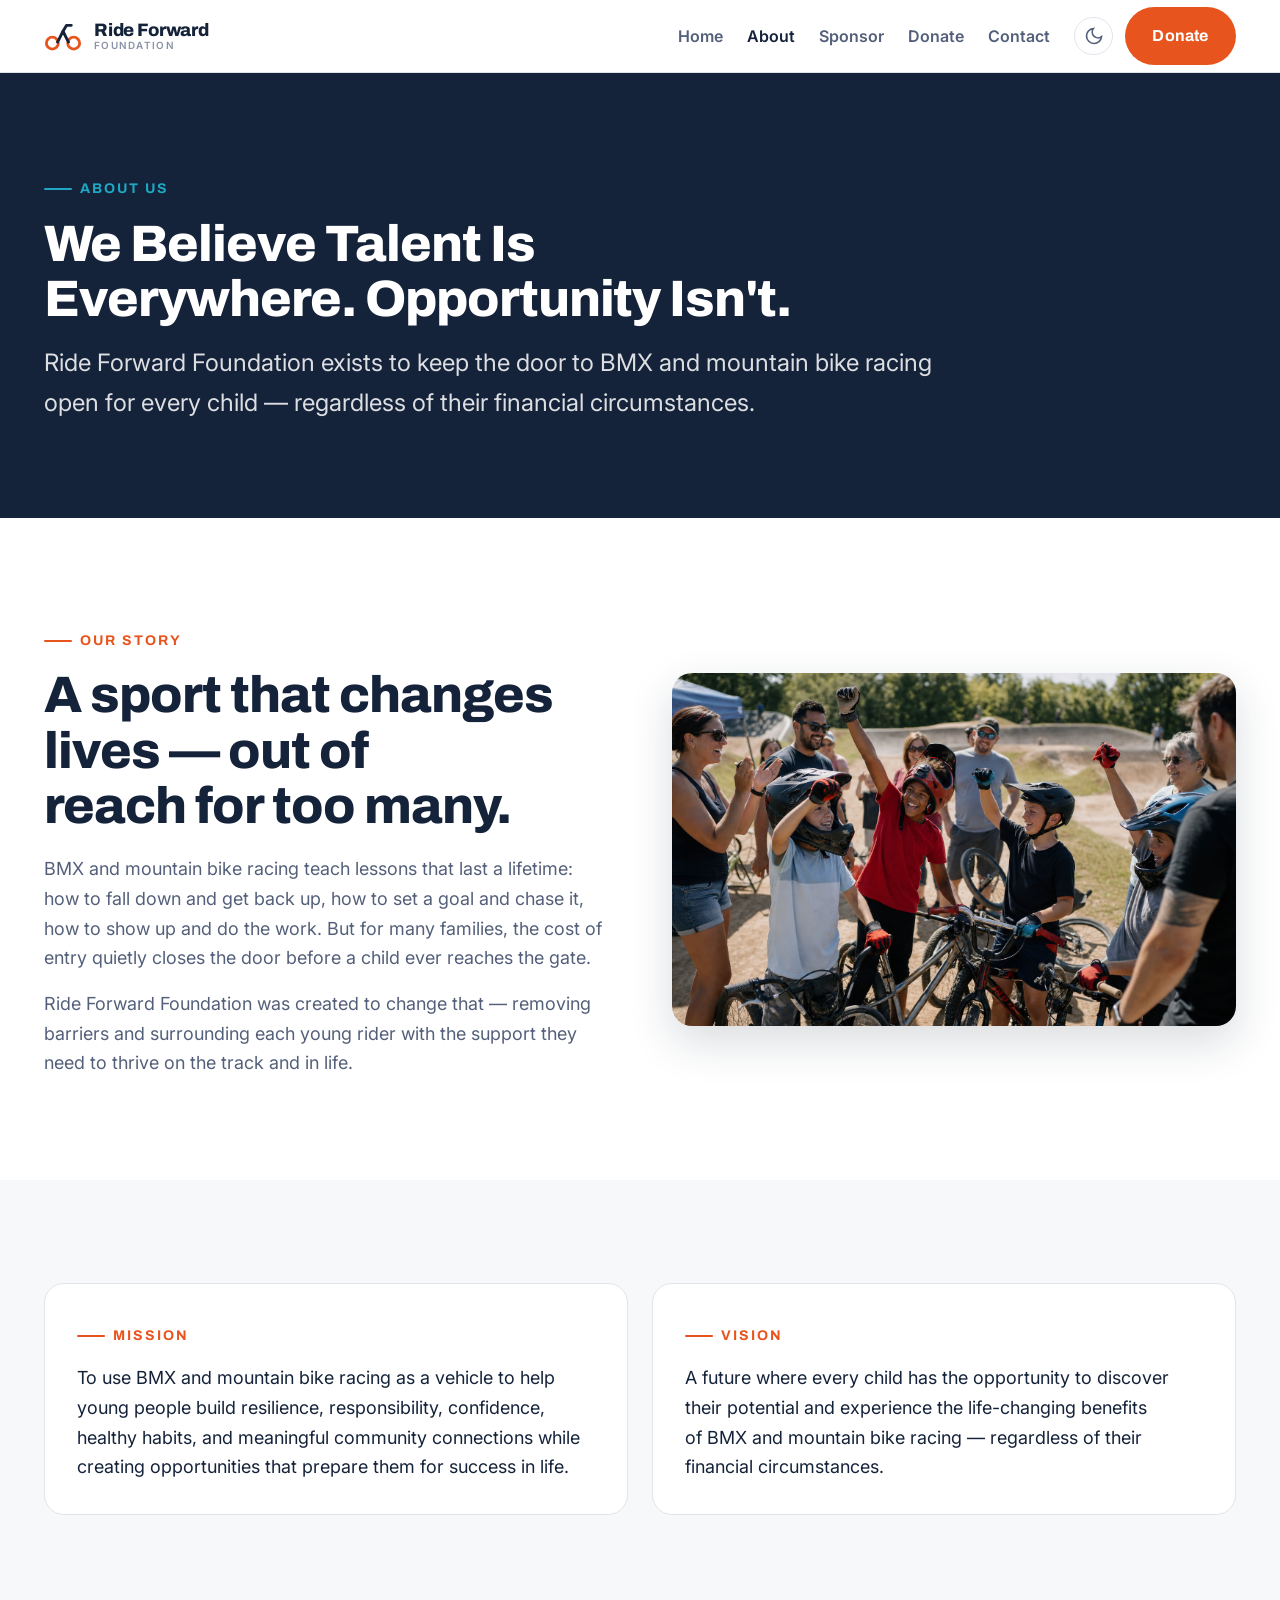
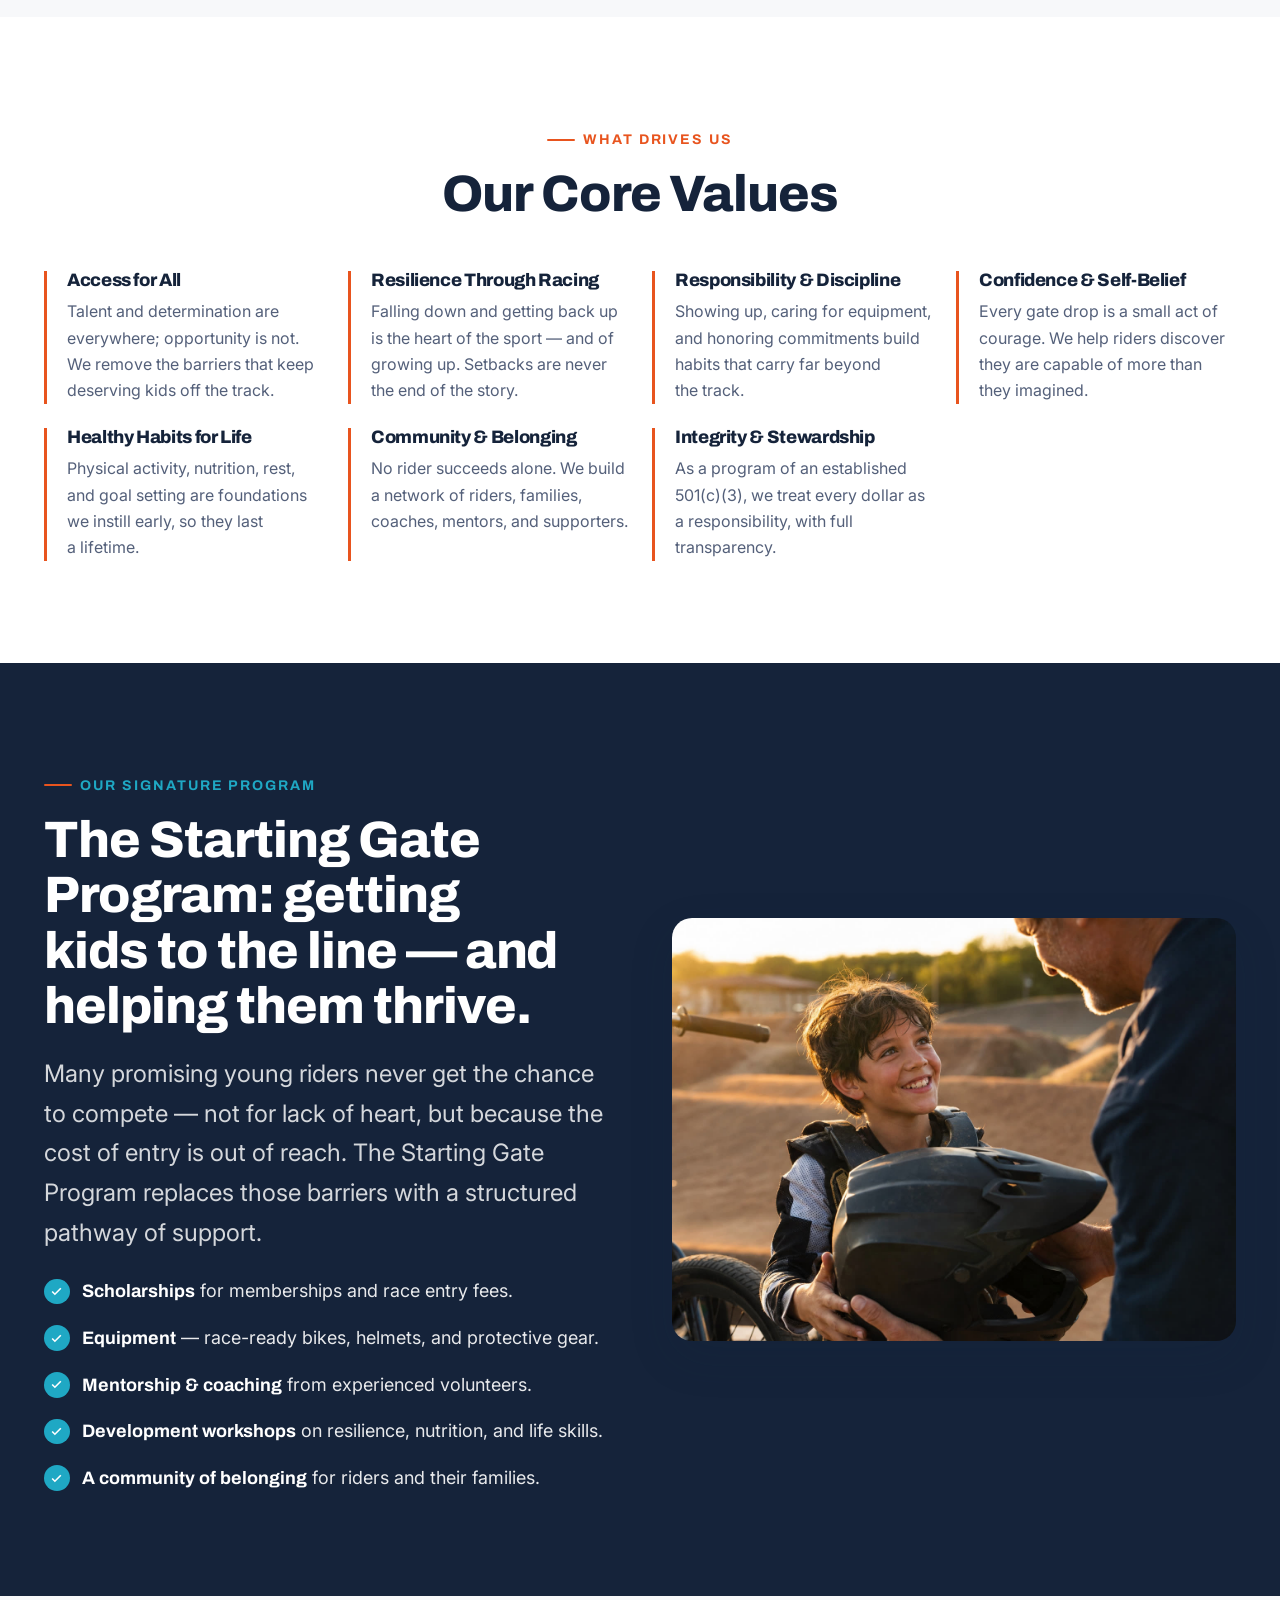
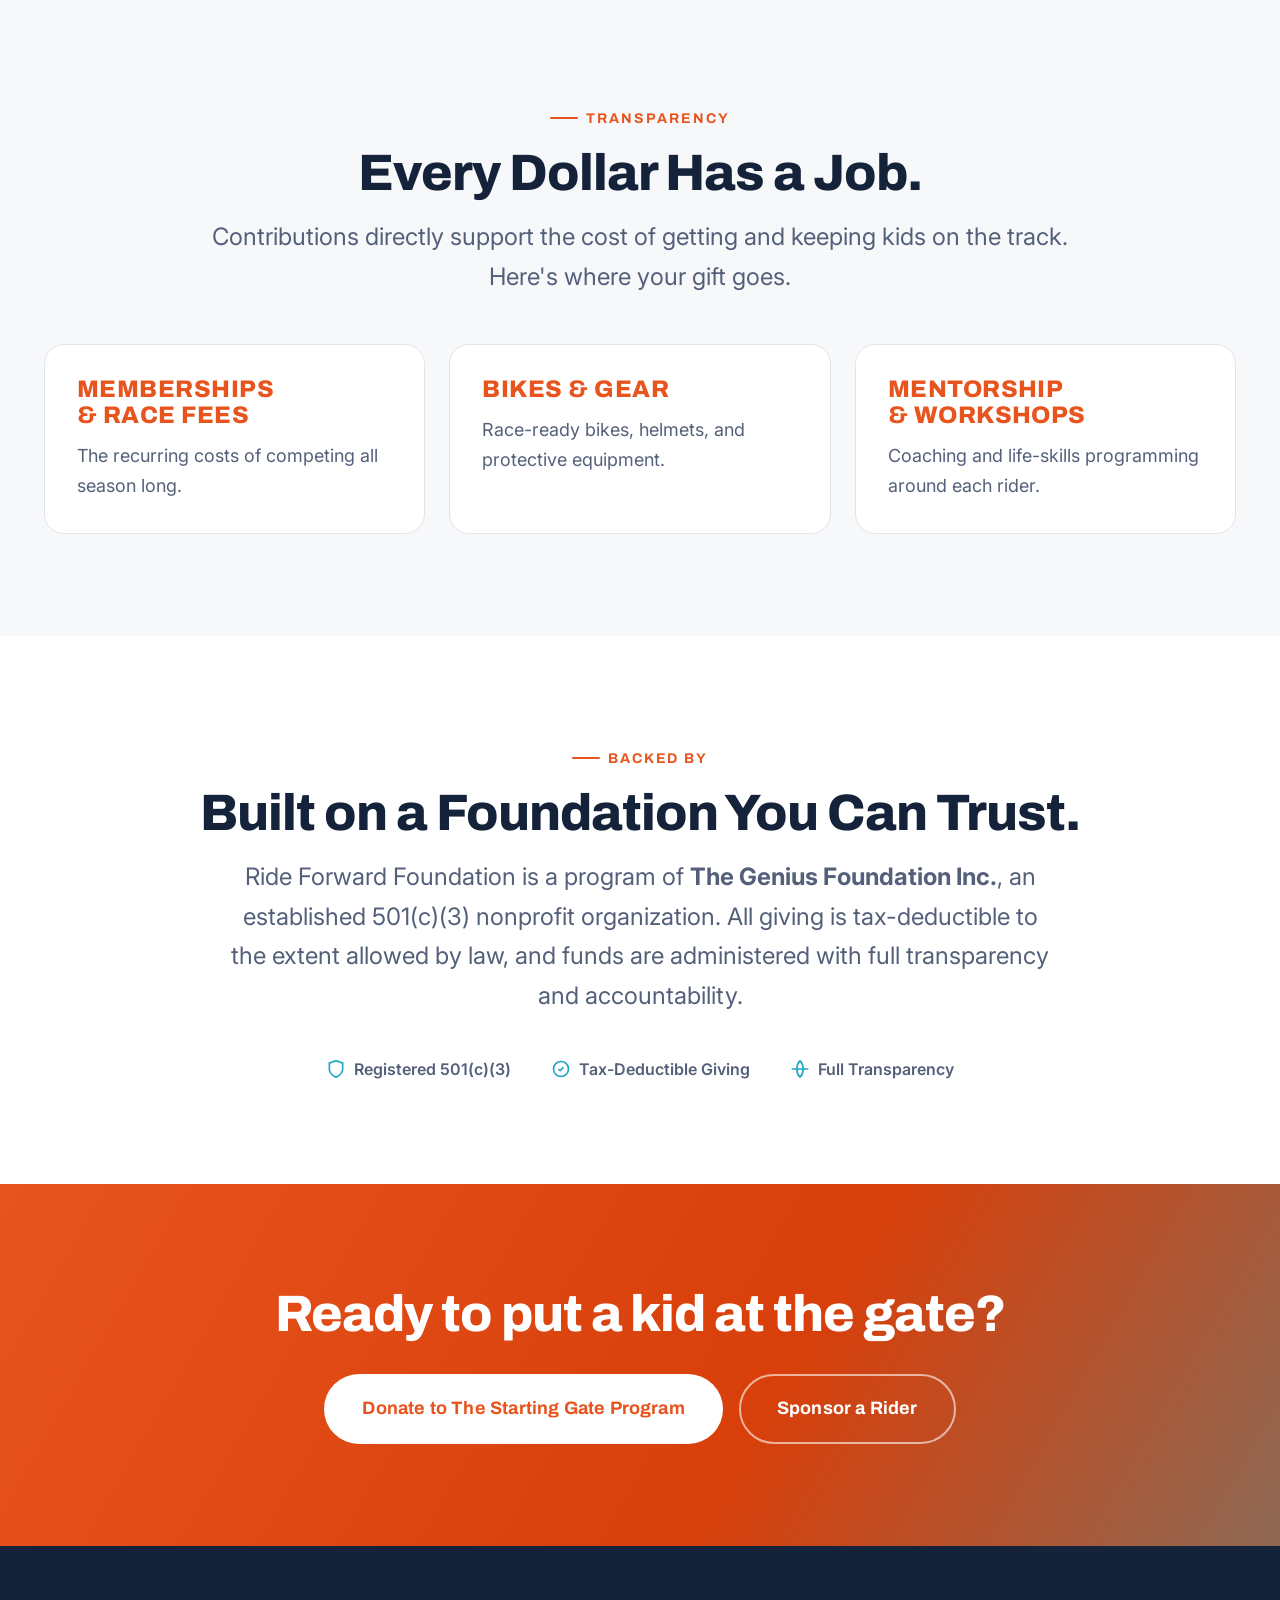
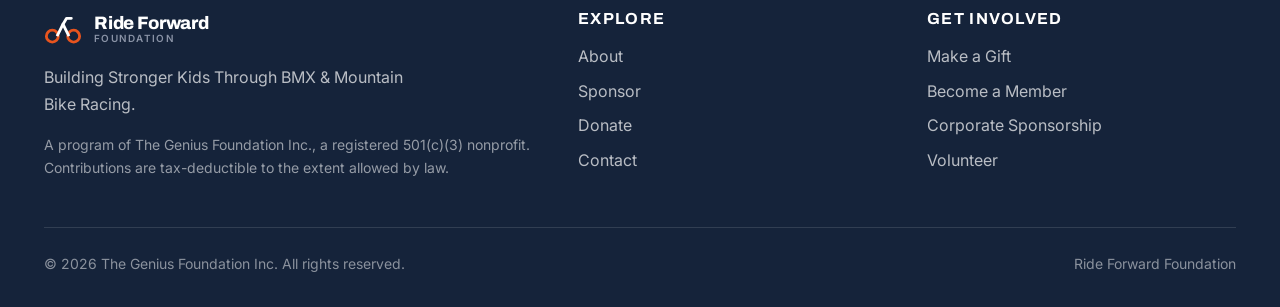
<file: about.html>
<!DOCTYPE html>
<html lang="en">
<head>
<meta charset="UTF-8">
<meta name="viewport" content="width=device-width, initial-scale=1.0">
<title>About — Ride Forward Foundation</title>
<meta name="description" content="Learn about Ride Forward Foundation, our mission, vision, core values, and The Starting Gate Program — backed by The Genius Foundation Inc., a 501(c)(3) nonprofit.">
<meta property="og:title" content="About Ride Forward Foundation">
<meta property="og:image" content="assets/img/community.jpg">
<link rel="preconnect" href="https://fonts.googleapis.com">
<link rel="preconnect" href="https://fonts.gstatic.com" crossorigin>
<link href="https://fonts.googleapis.com/css2?family=Archivo:wght@600;700;800;900&family=Inter:wght@400;500;600;700&display=swap" rel="stylesheet">
<link rel="stylesheet" href="assets/style.css?v=20260603d">
<link rel="icon" href="data:image/svg+xml,%3Csvg xmlns='http://www.w3.org/2000/svg' viewBox='0 0 32 32'%3E%3Cpath d='M6 22a5 5 0 1 0 0-.01M26 22a5 5 0 1 0 0-.01' fill='none' stroke='%23e8541e' stroke-width='2.5'/%3E%3Cpath d='M11 22l5-9 5 9M16 13l3-5h4' fill='none' stroke='%2315233a' stroke-width='2.5' stroke-linejoin='round'/%3E%3C/svg%3E">
</head>
<body>

<header class="header">
  <div class="wrap">
    <a class="brand" href="index.html" aria-label="Ride Forward Foundation home">
      <svg width="38" height="38" viewBox="0 0 32 32" fill="none" aria-hidden="true">
        <circle cx="7" cy="22" r="5" stroke="currentColor" stroke-width="2.4"/>
        <circle cx="25" cy="22" r="5" stroke="currentColor" stroke-width="2.4"/>
        <path d="M11 22l5-10 5 10" stroke="var(--color-navy)" stroke-width="2.4" stroke-linejoin="round"/>
        <path d="M16 12l3-5h4" stroke="var(--color-navy)" stroke-width="2.4" stroke-linecap="round" stroke-linejoin="round"/>
      </svg>
      <span class="brand-text"><span class="b1">Ride Forward</span><span class="b2">Foundation</span></span>
    </a>
    <nav class="nav" aria-label="Primary">
      <ul class="nav-links" data-nav-links>
        <li><a href="index.html">Home</a></li>
        <li><a href="about.html" class="active">About</a></li>
        <li><a href="sponsor.html">Sponsor</a></li>
        <li><a href="donate.html">Donate</a></li>
        <li><a href="contact.html">Contact</a></li>
      </ul>
      <div class="nav-actions">
        <button class="theme-toggle" data-theme-toggle aria-label="Toggle dark mode"></button>
        <a href="donate.html" class="btn btn-primary">Donate</a>
        <button class="menu-btn" data-menu-btn aria-label="Open menu">
          <svg width="22" height="22" viewBox="0 0 24 24" fill="none" stroke="currentColor" stroke-width="2"><path d="M3 6h18M3 12h18M3 18h18"/></svg>
        </button>
      </div>
    </nav>
  </div>
</header>

<main>
<!-- PAGE HERO -->
<section class="page-hero">
  <div class="wrap">
    <span class="eyebrow">About Us</span>
    <h1>We Believe Talent Is Everywhere. Opportunity Isn't.</h1>
    <p class="lead">Ride Forward Foundation exists to keep the door to BMX and mountain bike racing open for every child — regardless of their financial circumstances.</p>
  </div>
</section>

<!-- STORY -->
<section>
  <div class="wrap">
    <div class="split">
      <div class="reveal">
        <span class="eyebrow">Our Story</span>
        <h2 class="section-title">A sport that changes lives — out of reach for too many.</h2>
        <p style="margin-top:var(--space-5);color:var(--color-text-muted)">BMX and mountain bike racing teach lessons that last a lifetime: how to fall down and get back up, how to set a goal and chase it, how to show up and do the work. But for many families, the cost of entry quietly closes the door before a child ever reaches the gate.</p>
        <p style="margin-top:var(--space-4);color:var(--color-text-muted)">Ride Forward Foundation was created to change that — removing barriers and surrounding each young rider with the support they need to thrive on the track and in life.</p>
      </div>
      <div class="split-media reveal split-media--wide">
        <img src="assets/img/community.jpg" alt="A diverse group of young riders celebrating together with their families at a track">
      </div>
    </div>
  </div>
</section>

<!-- MISSION + VISION -->
<section class="band-surface">
  <div class="wrap">
    <div class="grid-3" style="grid-template-columns:repeat(auto-fit,minmax(320px,1fr))">
      <div class="pillar reveal" style="background:var(--color-bg)">
        <span class="eyebrow">Mission</span>
        <p style="color:var(--color-text);font-size:var(--text-base)">To use BMX and mountain bike racing as a vehicle to help young people build resilience, responsibility, confidence, healthy habits, and meaningful community connections while creating opportunities that prepare them for success in life.</p>
      </div>
      <div class="pillar reveal" style="background:var(--color-bg)">
        <span class="eyebrow">Vision</span>
        <p style="color:var(--color-text);font-size:var(--text-base)">A future where every child has the opportunity to discover their potential and experience the life-changing benefits of BMX and mountain bike racing — regardless of their financial circumstances.</p>
      </div>
    </div>
  </div>
</section>

<!-- CORE VALUES -->
<section>
  <div class="wrap">
    <div class="center" style="margin-bottom:var(--space-12)">
      <span class="eyebrow center" style="display:inline-flex">What Drives Us</span>
      <h2 class="section-title">Our Core Values</h2>
    </div>
    <div class="value-grid">
      <div class="value reveal"><h3>Access for All</h3><p>Talent and determination are everywhere; opportunity is not. We remove the barriers that keep deserving kids off the track.</p></div>
      <div class="value reveal"><h3>Resilience Through Racing</h3><p>Falling down and getting back up is the heart of the sport — and of growing up. Setbacks are never the end of the story.</p></div>
      <div class="value reveal"><h3>Responsibility &amp; Discipline</h3><p>Showing up, caring for equipment, and honoring commitments build habits that carry far beyond the track.</p></div>
      <div class="value reveal"><h3>Confidence &amp; Self-Belief</h3><p>Every gate drop is a small act of courage. We help riders discover they are capable of more than they imagined.</p></div>
      <div class="value reveal"><h3>Healthy Habits for Life</h3><p>Physical activity, nutrition, rest, and goal setting are foundations we instill early, so they last a lifetime.</p></div>
      <div class="value reveal"><h3>Community &amp; Belonging</h3><p>No rider succeeds alone. We build a network of riders, families, coaches, mentors, and supporters.</p></div>
      <div class="value reveal"><h3>Integrity &amp; Stewardship</h3><p>As a program of an established 501(c)(3), we treat every dollar as a responsibility, with full transparency.</p></div>
    </div>
  </div>
</section>

<!-- THE STARTING GATE PROGRAM -->
<section class="band-navy">
  <div class="wrap">
    <div class="split split--reverse">
      <div class="split-media reveal"><img src="assets/img/donate.jpg" alt="A young rider's face lighting up while receiving a new helmet from a mentor"></div>
      <div class="reveal">
        <span class="eyebrow" style="color:var(--color-accent)">Our Signature Program</span>
        <h2 class="section-title">The Starting Gate Program: getting kids to the line — and helping them thrive.</h2>
        <p class="lead" style="margin-top:var(--space-5)">Many promising young riders never get the chance to compete — not for lack of heart, but because the cost of entry is out of reach. The Starting Gate Program replaces those barriers with a structured pathway of support.</p>
        <ul class="feature-list" role="list">
          <li><span class="ck"><svg width="13" height="13" viewBox="0 0 24 24" fill="none" stroke="currentColor" stroke-width="3"><path d="M20 6L9 17l-5-5"/></svg></span><span style="color:rgba(255,255,255,0.9)"><strong style="color:#fff">Scholarships</strong> for memberships and race entry fees.</span></li>
          <li><span class="ck"><svg width="13" height="13" viewBox="0 0 24 24" fill="none" stroke="currentColor" stroke-width="3"><path d="M20 6L9 17l-5-5"/></svg></span><span style="color:rgba(255,255,255,0.9)"><strong style="color:#fff">Equipment</strong> — race-ready bikes, helmets, and protective gear.</span></li>
          <li><span class="ck"><svg width="13" height="13" viewBox="0 0 24 24" fill="none" stroke="currentColor" stroke-width="3"><path d="M20 6L9 17l-5-5"/></svg></span><span style="color:rgba(255,255,255,0.9)"><strong style="color:#fff">Mentorship &amp; coaching</strong> from experienced volunteers.</span></li>
          <li><span class="ck"><svg width="13" height="13" viewBox="0 0 24 24" fill="none" stroke="currentColor" stroke-width="3"><path d="M20 6L9 17l-5-5"/></svg></span><span style="color:rgba(255,255,255,0.9)"><strong style="color:#fff">Development workshops</strong> on resilience, nutrition, and life skills.</span></li>
          <li><span class="ck"><svg width="13" height="13" viewBox="0 0 24 24" fill="none" stroke="currentColor" stroke-width="3"><path d="M20 6L9 17l-5-5"/></svg></span><span style="color:rgba(255,255,255,0.9)"><strong style="color:#fff">A community of belonging</strong> for riders and their families.</span></li>
        </ul>
      </div>
    </div>
  </div>
</section>

<!-- WHERE YOUR MONEY GOES -->
<section class="band-surface">
  <div class="wrap">
    <div class="center" style="margin-bottom:var(--space-12)">
      <span class="eyebrow center" style="display:inline-flex">Transparency</span>
      <h2 class="section-title">Every Dollar Has a Job.</h2>
      <p class="lead center" style="margin-top:var(--space-4)">Contributions directly support the cost of getting and keeping kids on the track. Here's where your gift goes.</p>
    </div>
    <div class="grid-3">
      <div class="pillar reveal" style="background:var(--color-bg)"><h3 style="color:var(--color-primary)">Memberships &amp; Race Fees</h3><p>The recurring costs of competing all season long.</p></div>
      <div class="pillar reveal" style="background:var(--color-bg)"><h3 style="color:var(--color-primary)">Bikes &amp; Gear</h3><p>Race-ready bikes, helmets, and protective equipment.</p></div>
      <div class="pillar reveal" style="background:var(--color-bg)"><h3 style="color:var(--color-primary)">Mentorship &amp; Workshops</h3><p>Coaching and life-skills programming around each rider.</p></div>
    </div>
  </div>
</section>

<!-- 501c3 CREDIBILITY -->
<section>
  <div class="wrap center">
    <span class="eyebrow center" style="display:inline-flex">Backed By</span>
    <h2 class="section-title">Built on a Foundation You Can Trust.</h2>
    <p class="lead center" style="margin-top:var(--space-4)">Ride Forward Foundation is a program of <strong>The Genius Foundation Inc.</strong>, an established 501(c)(3) nonprofit organization. All giving is tax-deductible to the extent allowed by law, and funds are administered with full transparency and accountability.</p>
    <div class="trust-strip" style="margin-top:var(--space-10)">
      <span class="trust-item"><svg width="20" height="20" viewBox="0 0 24 24" fill="none" stroke="currentColor" stroke-width="2"><path d="M12 22s8-4 8-10V5l-8-3-8 3v7c0 6 8 10 8 10z"/></svg>Registered 501(c)(3)</span>
      <span class="trust-item"><svg width="20" height="20" viewBox="0 0 24 24" fill="none" stroke="currentColor" stroke-width="2"><path d="M9 12l2 2 4-4"/><circle cx="12" cy="12" r="9"/></svg>Tax-Deductible Giving</span>
      <span class="trust-item"><svg width="20" height="20" viewBox="0 0 24 24" fill="none" stroke="currentColor" stroke-width="2"><path d="M2 12h20M12 2a15 15 0 0 1 0 20M12 2a15 15 0 0 0 0 20"/></svg>Full Transparency</span>
    </div>
  </div>
</section>

<!-- CTA -->
<section class="band-primary">
  <div class="wrap center">
    <h2 class="section-title" style="font-size:var(--text-2xl)">Ready to put a kid at the gate?</h2>
    <div class="hero-cta center" style="justify-content:center;margin-top:var(--space-8)">
      <a href="donate.html" class="btn btn-lg" style="background:#fff;color:var(--color-primary)">Donate to The Starting Gate Program</a>
      <a href="sponsor.html" class="btn btn-ghost-light btn-lg">Sponsor a Rider</a>
    </div>
  </div>
</section>
</main>

<footer class="footer">
  <div class="wrap">
    <div class="footer-top">
      <div>
        <a class="brand" href="index.html">
          <svg width="38" height="38" viewBox="0 0 32 32" fill="none" aria-hidden="true">
            <circle cx="7" cy="22" r="5" stroke="var(--color-primary)" stroke-width="2.4"/>
            <circle cx="25" cy="22" r="5" stroke="var(--color-primary)" stroke-width="2.4"/>
            <path d="M11 22l5-10 5 10" stroke="#fff" stroke-width="2.4" stroke-linejoin="round"/>
            <path d="M16 12l3-5h4" stroke="#fff" stroke-width="2.4" stroke-linecap="round" stroke-linejoin="round"/>
          </svg>
          <span class="brand-text"><span class="b1">Ride Forward</span><span class="b2">Foundation</span></span>
        </a>
        <p class="footer-desc">Building Stronger Kids Through BMX &amp; Mountain Bike Racing.</p>
        <p class="footer-501">A program of The Genius Foundation Inc., a registered 501(c)(3) nonprofit. Contributions are tax-deductible to the extent allowed by law.</p>
      </div>
      <div><h4>Explore</h4><ul><li><a href="about.html">About</a></li><li><a href="sponsor.html">Sponsor</a></li><li><a href="donate.html">Donate</a></li><li><a href="contact.html">Contact</a></li></ul></div>
      <div><h4>Get Involved</h4><ul><li><a href="donate.html">Make a Gift</a></li><li><a href="donate.html">Become a Member</a></li><li><a href="sponsor.html">Corporate Sponsorship</a></li><li><a href="contact.html">Volunteer</a></li></ul></div>
    </div>
    <div class="footer-bottom"><span>© 2026 The Genius Foundation Inc. All rights reserved.</span><span>Ride Forward Foundation</span></div>
  </div>
</footer>

<script src="assets/main.js?v=20260603d"></script>
</body>
</html>
</file>
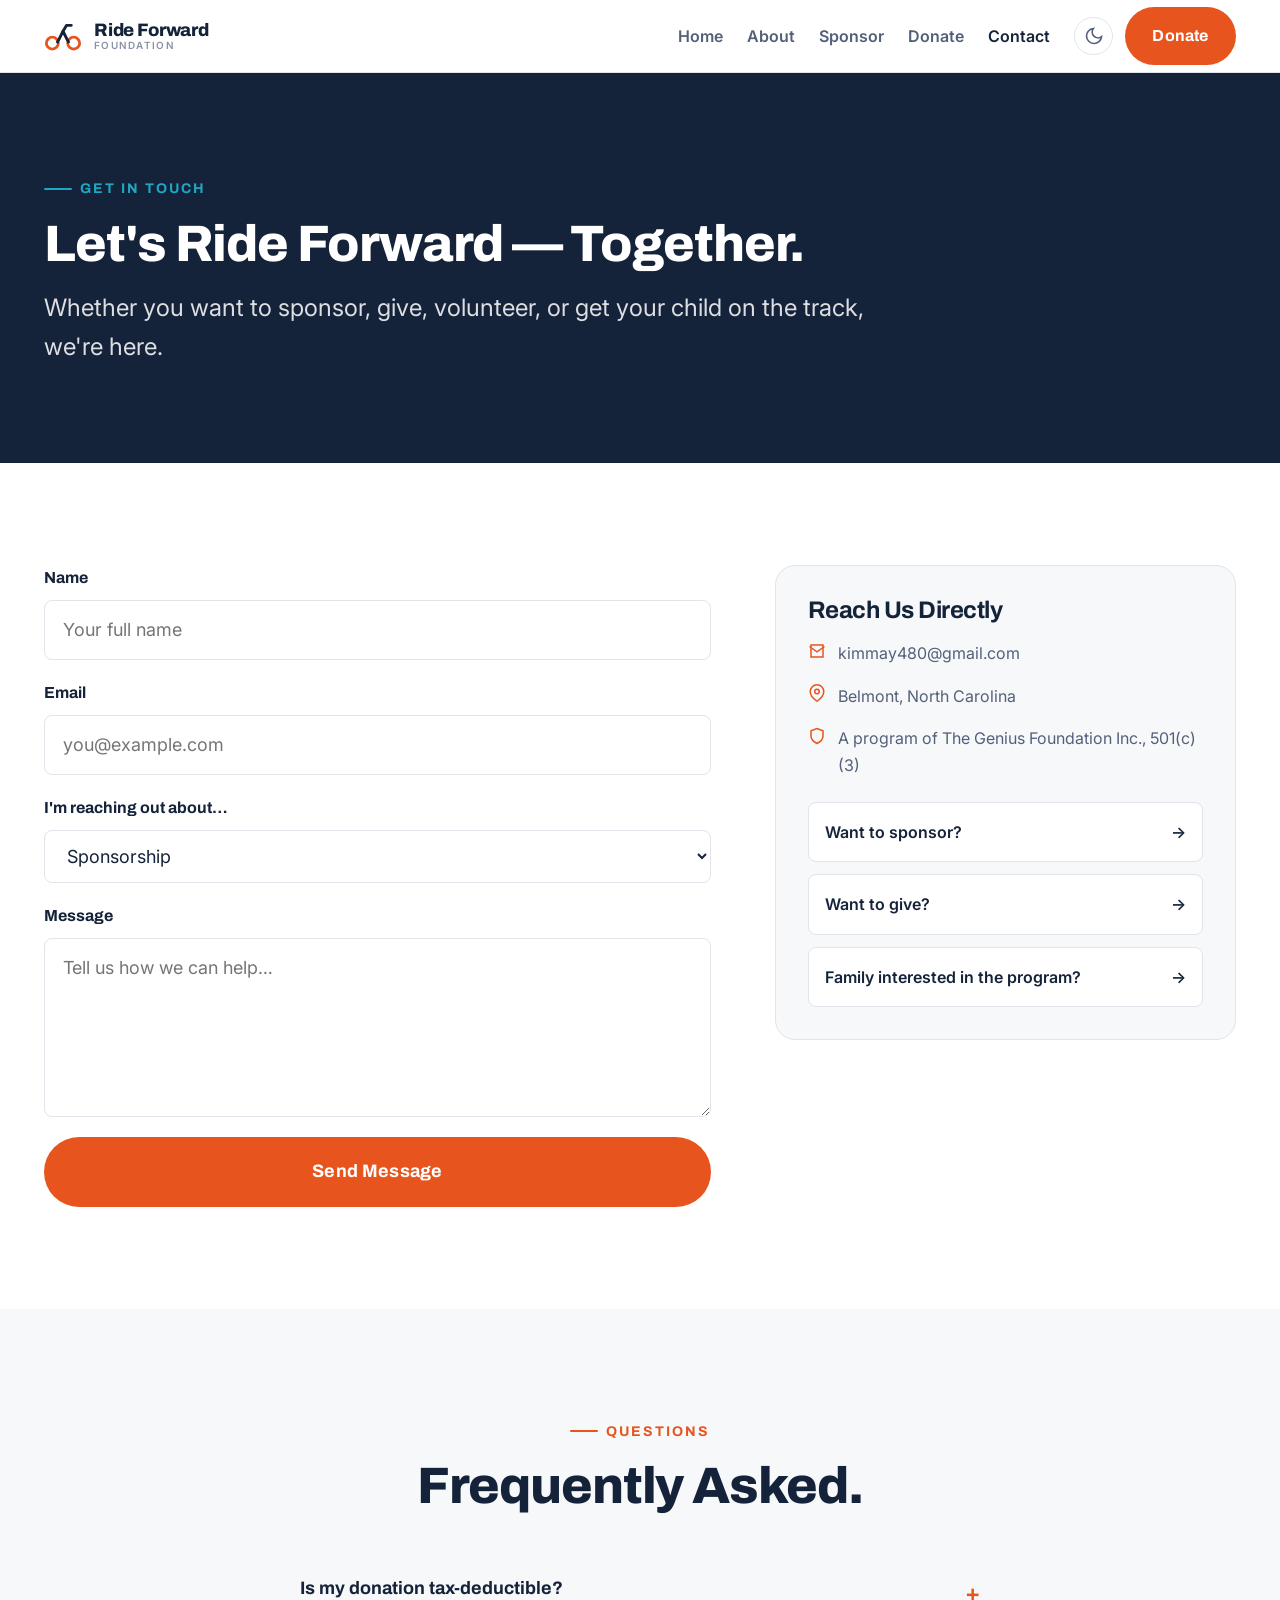
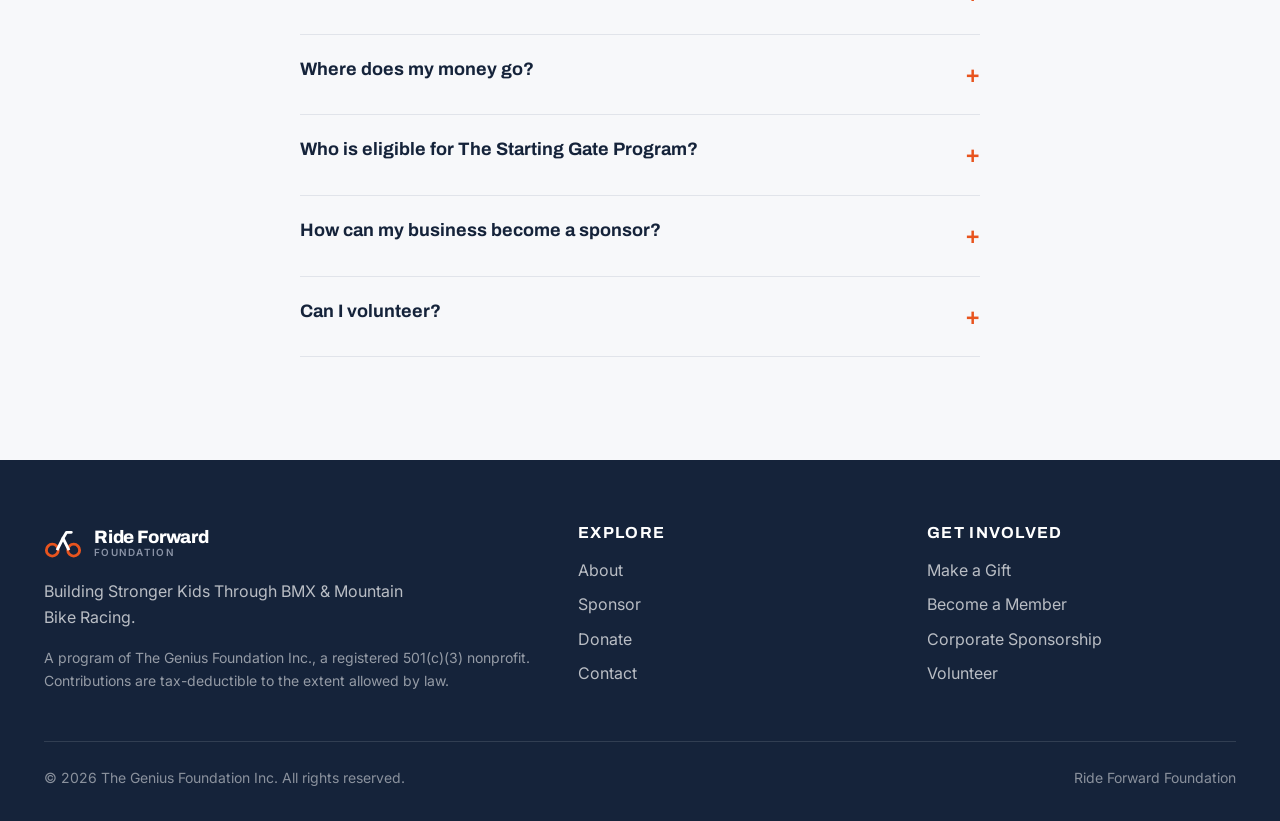
<file: contact.html>
<!DOCTYPE html>
<html lang="en">
<head>
<meta charset="UTF-8">
<meta name="viewport" content="width=device-width, initial-scale=1.0">
<title>Contact — Ride Forward Foundation</title>
<meta name="description" content="Get in touch with Ride Forward Foundation — sponsor a rider, apply to the program, volunteer, or ask a question. A program of The Genius Foundation Inc. 501(c)(3).">
<meta property="og:title" content="Contact Ride Forward Foundation">
<link rel="preconnect" href="https://fonts.googleapis.com">
<link rel="preconnect" href="https://fonts.gstatic.com" crossorigin>
<link href="https://fonts.googleapis.com/css2?family=Archivo:wght@600;700;800;900&family=Inter:wght@400;500;600;700&display=swap" rel="stylesheet">
<link rel="stylesheet" href="assets/style.css?v=20260603d">
<link rel="icon" href="data:image/svg+xml,%3Csvg xmlns='http://www.w3.org/2000/svg' viewBox='0 0 32 32'%3E%3Cpath d='M6 22a5 5 0 1 0 0-.01M26 22a5 5 0 1 0 0-.01' fill='none' stroke='%23e8541e' stroke-width='2.5'/%3E%3Cpath d='M11 22l5-9 5 9M16 13l3-5h4' fill='none' stroke='%2315233a' stroke-width='2.5' stroke-linejoin='round'/%3E%3C/svg%3E">
</head>
<body>

<header class="header">
  <div class="wrap">
    <a class="brand" href="index.html" aria-label="Ride Forward Foundation home">
      <svg width="38" height="38" viewBox="0 0 32 32" fill="none" aria-hidden="true">
        <circle cx="7" cy="22" r="5" stroke="currentColor" stroke-width="2.4"/>
        <circle cx="25" cy="22" r="5" stroke="currentColor" stroke-width="2.4"/>
        <path d="M11 22l5-10 5 10" stroke="var(--color-navy)" stroke-width="2.4" stroke-linejoin="round"/>
        <path d="M16 12l3-5h4" stroke="var(--color-navy)" stroke-width="2.4" stroke-linecap="round" stroke-linejoin="round"/>
      </svg>
      <span class="brand-text"><span class="b1">Ride Forward</span><span class="b2">Foundation</span></span>
    </a>
    <nav class="nav" aria-label="Primary">
      <ul class="nav-links" data-nav-links>
        <li><a href="index.html">Home</a></li>
        <li><a href="about.html">About</a></li>
        <li><a href="sponsor.html">Sponsor</a></li>
        <li><a href="donate.html">Donate</a></li>
        <li><a href="contact.html" class="active">Contact</a></li>
      </ul>
      <div class="nav-actions">
        <button class="theme-toggle" data-theme-toggle aria-label="Toggle dark mode"></button>
        <a href="donate.html" class="btn btn-primary">Donate</a>
        <button class="menu-btn" data-menu-btn aria-label="Open menu">
          <svg width="22" height="22" viewBox="0 0 24 24" fill="none" stroke="currentColor" stroke-width="2"><path d="M3 6h18M3 12h18M3 18h18"/></svg>
        </button>
      </div>
    </nav>
  </div>
</header>

<main>
<section class="page-hero">
  <div class="wrap">
    <span class="eyebrow">Get In Touch</span>
    <h1>Let's Ride Forward — Together.</h1>
    <p class="lead">Whether you want to sponsor, give, volunteer, or get your child on the track, we're here.</p>
  </div>
</section>

<section>
  <div class="wrap">
    <div class="contact-grid">
      <!-- FORM -->
      <div class="reveal">
        <form id="contact-form" action="https://api.web3forms.com/submit" method="POST">
          <input type="hidden" name="access_key" value="a4ea40e7-d56a-41a1-bbf8-e98192a9e9b4">
          <input type="hidden" name="from_name" value="Ride Forward Foundation Website">
          <input type="hidden" name="subject" value="New contact form submission — Ride Forward Foundation">
          <input type="checkbox" name="botcheck" class="hidden" style="display:none" tabindex="-1" autocomplete="off">
          <div class="field">
            <label for="name">Name</label>
            <input type="text" id="name" name="name" placeholder="Your full name" required>
          </div>
          <div class="field">
            <label for="email">Email</label>
            <input type="email" id="email" name="email" placeholder="you@example.com" required>
          </div>
          <div class="field">
            <label for="topic">I'm reaching out about…</label>
            <select id="topic" name="reaching_out_about">
              <option>Sponsorship</option>
              <option>Rider Application</option>
              <option>Volunteering</option>
              <option>General Question</option>
            </select>
          </div>
          <div class="field">
            <label for="message">Message</label>
            <textarea id="message" name="message" rows="5" placeholder="Tell us how we can help…" required></textarea>
          </div>
          <button type="submit" class="btn btn-primary btn-lg" style="width:100%">Send Message</button>
          <p id="form-result" style="margin-top:var(--space-4);font-size:var(--text-sm);display:none"></p>
        </form>
      </div>

      <!-- INFO + QUICK LINKS -->
      <aside class="reveal">
        <div class="contact-card">
          <h3>Reach Us Directly</h3>
          <div class="contact-line">
            <svg width="18" height="18" viewBox="0 0 24 24" fill="none" stroke="currentColor" stroke-width="2"><path d="M4 4h16v16H4z" fill="none"/><path d="M22 6l-10 7L2 6"/></svg>
            <span>kimmay480@gmail.com</span>
          </div>
          <div class="contact-line">
            <svg width="18" height="18" viewBox="0 0 24 24" fill="none" stroke="currentColor" stroke-width="2"><path d="M21 10c0 7-9 13-9 13s-9-6-9-13a9 9 0 0 1 18 0z"/><circle cx="12" cy="10" r="3"/></svg>
            <span>Belmont, North Carolina</span>
          </div>
          <div class="contact-line">
            <svg width="18" height="18" viewBox="0 0 24 24" fill="none" stroke="currentColor" stroke-width="2"><path d="M12 22s8-4 8-10V5l-8-3-8 3v7c0 6 8 10 8 10z"/></svg>
            <span>A program of The Genius Foundation Inc., 501(c)(3)</span>
          </div>

          <div class="quick-links">
            <a class="quick-link" href="sponsor.html">Want to sponsor? <span>→</span></a>
            <a class="quick-link" href="donate.html">Want to give? <span>→</span></a>
            <a class="quick-link" href="about.html">Family interested in the program? <span>→</span></a>
          </div>
        </div>
      </aside>
    </div>
  </div>
</section>

<!-- FAQ -->
<section class="band-surface">
  <div class="wrap">
    <div class="center" style="margin-bottom:var(--space-10)">
      <span class="eyebrow center" style="display:inline-flex">Questions</span>
      <h2 class="section-title">Frequently Asked.</h2>
    </div>
    <div class="faq">
      <details><summary>Is my donation tax-deductible?</summary><p>Yes. Ride Forward Foundation is a program of The Genius Foundation Inc., a registered 501(c)(3) nonprofit. Contributions are tax-deductible to the extent allowed by law.</p></details>
      <details><summary>Where does my money go?</summary><p>Every contribution directly supports the cost of getting and keeping kids on the track — memberships, race fees, bikes, helmets, protective gear, and the mentorship and development programming around each rider.</p></details>
      <details><summary>Who is eligible for The Starting Gate Program?</summary><p>Our program is designed for young people who want to experience BMX and mountain bike racing but face financial barriers to participating. Reach out using the form above to learn about applying.</p></details>
      <details><summary>How can my business become a sponsor?</summary><p>We offer tiered sponsorship packages from $500 to $10,000+, each with brand visibility and tangible rider impact. Visit our <a href="sponsor.html" style="color:var(--color-primary)">Sponsor page</a> or contact us to get started.</p></details>
      <details><summary>Can I volunteer?</summary><p>Absolutely — coaches, mentors, and event volunteers are the heart of our community. Select "Volunteering" in the form above and tell us how you'd like to help.</p></details>
    </div>
  </div>
</section>
</main>

<footer class="footer">
  <div class="wrap">
    <div class="footer-top">
      <div>
        <a class="brand" href="index.html">
          <svg width="38" height="38" viewBox="0 0 32 32" fill="none" aria-hidden="true">
            <circle cx="7" cy="22" r="5" stroke="var(--color-primary)" stroke-width="2.4"/>
            <circle cx="25" cy="22" r="5" stroke="var(--color-primary)" stroke-width="2.4"/>
            <path d="M11 22l5-10 5 10" stroke="#fff" stroke-width="2.4" stroke-linejoin="round"/>
            <path d="M16 12l3-5h4" stroke="#fff" stroke-width="2.4" stroke-linecap="round" stroke-linejoin="round"/>
          </svg>
          <span class="brand-text"><span class="b1">Ride Forward</span><span class="b2">Foundation</span></span>
        </a>
        <p class="footer-desc">Building Stronger Kids Through BMX &amp; Mountain Bike Racing.</p>
        <p class="footer-501">A program of The Genius Foundation Inc., a registered 501(c)(3) nonprofit. Contributions are tax-deductible to the extent allowed by law.</p>
      </div>
      <div><h4>Explore</h4><ul><li><a href="about.html">About</a></li><li><a href="sponsor.html">Sponsor</a></li><li><a href="donate.html">Donate</a></li><li><a href="contact.html">Contact</a></li></ul></div>
      <div><h4>Get Involved</h4><ul><li><a href="donate.html">Make a Gift</a></li><li><a href="donate.html">Become a Member</a></li><li><a href="sponsor.html">Corporate Sponsorship</a></li><li><a href="contact.html">Volunteer</a></li></ul></div>
    </div>
    <div class="footer-bottom"><span>© 2026 The Genius Foundation Inc. All rights reserved.</span><span>Ride Forward Foundation</span></div>
  </div>
</footer>

<script src="assets/main.js?v=20260603d"></script>
<script>
// Contact form submission via Web3Forms (AJAX — visitor stays on the page)
(function () {
  var form = document.getElementById('contact-form');
  if (!form) return;
  var result = document.getElementById('form-result');
  var btn = form.querySelector('button[type="submit"]');
  form.addEventListener('submit', function (e) {
    e.preventDefault();
    var data = new FormData(form);
    var original = btn.textContent;
    btn.textContent = 'Sending…';
    btn.disabled = true;
    result.style.display = 'none';
    fetch('https://api.web3forms.com/submit', {
      method: 'POST',
      headers: { 'Accept': 'application/json' },
      body: data
    }).then(function (res) { return res.json(); })
      .then(function (json) {
        if (json.success) {
          result.style.color = 'var(--color-primary)';
          result.textContent = 'Thank you! Your message has been sent — we\'ll be in touch soon.';
          form.reset();
        } else {
          result.style.color = '#c0392b';
          result.textContent = 'Something went wrong. Please email us directly at kimmay480@gmail.com.';
        }
        result.style.display = 'block';
      })
      .catch(function () {
        result.style.color = '#c0392b';
        result.textContent = 'Something went wrong. Please email us directly at kimmay480@gmail.com.';
        result.style.display = 'block';
      })
      .finally(function () {
        btn.textContent = original;
        btn.disabled = false;
      });
  });
})();
</script>
</body>
</html>
</file>
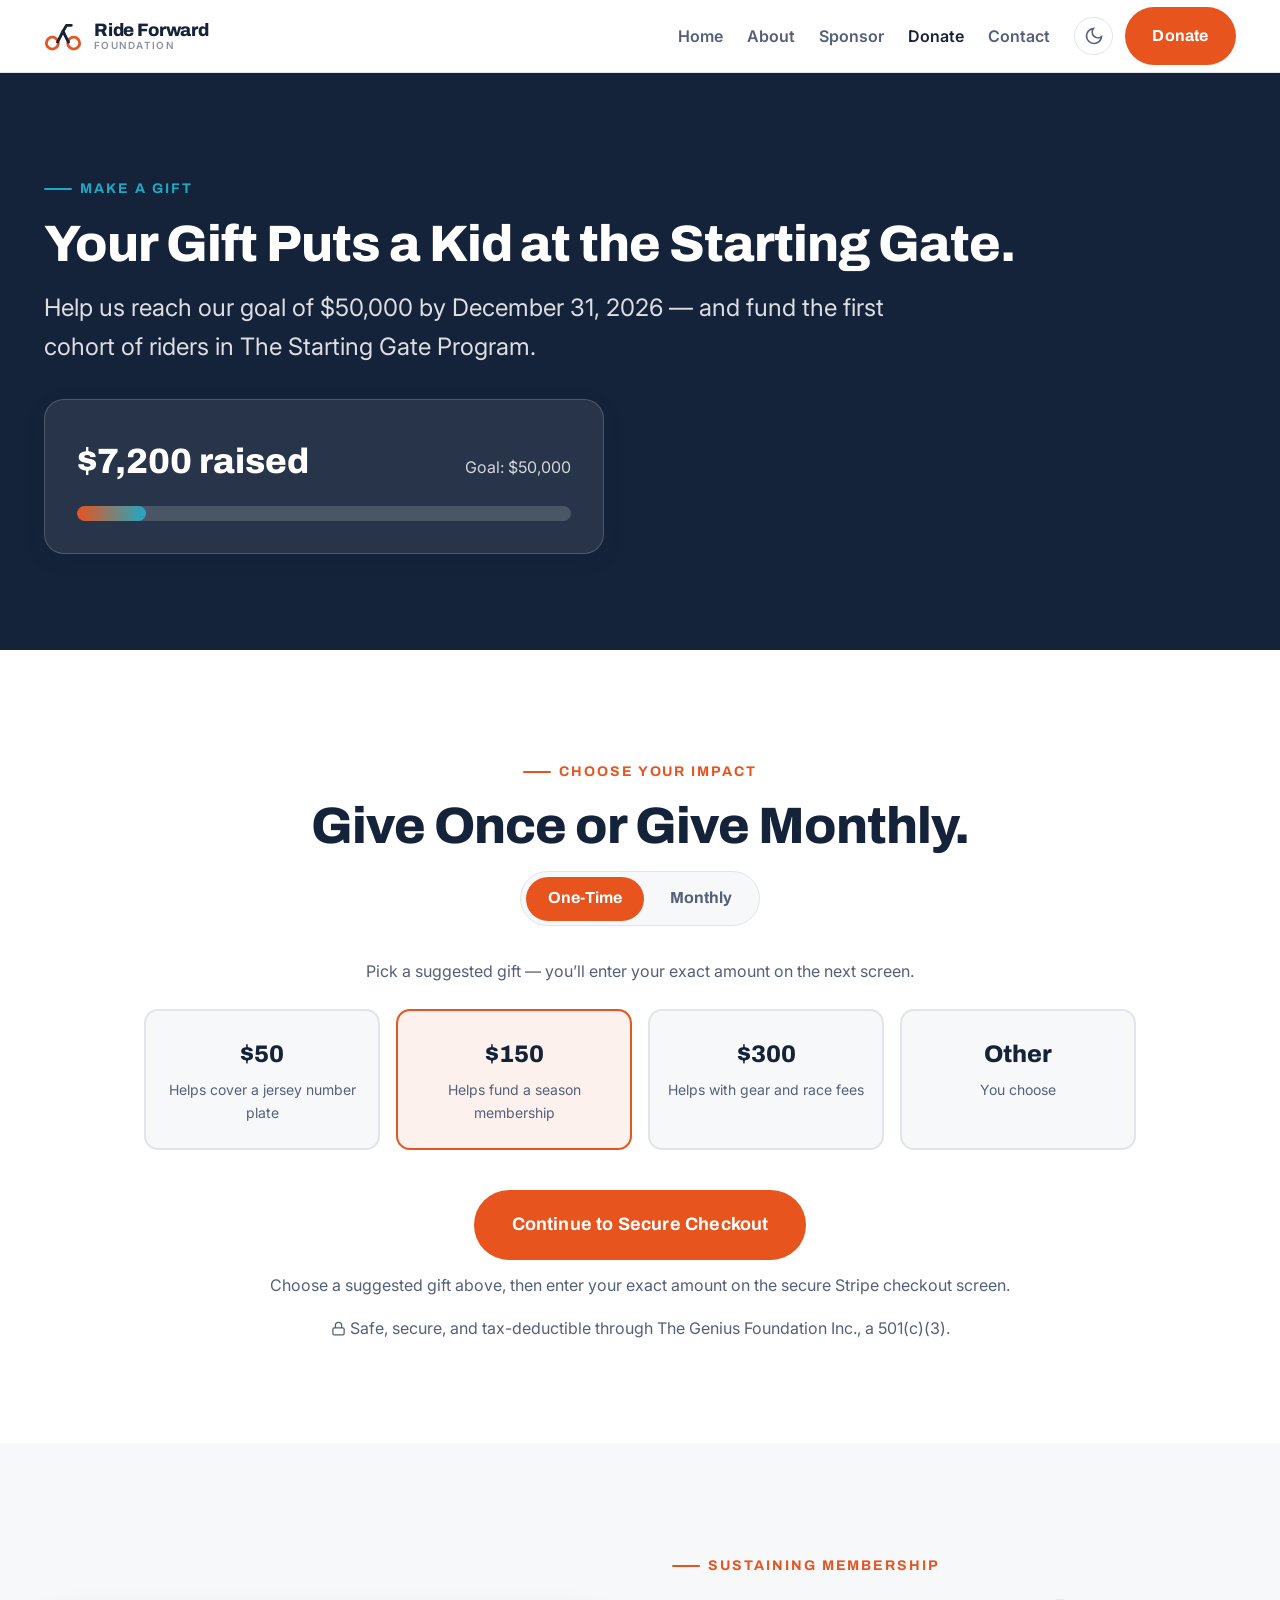
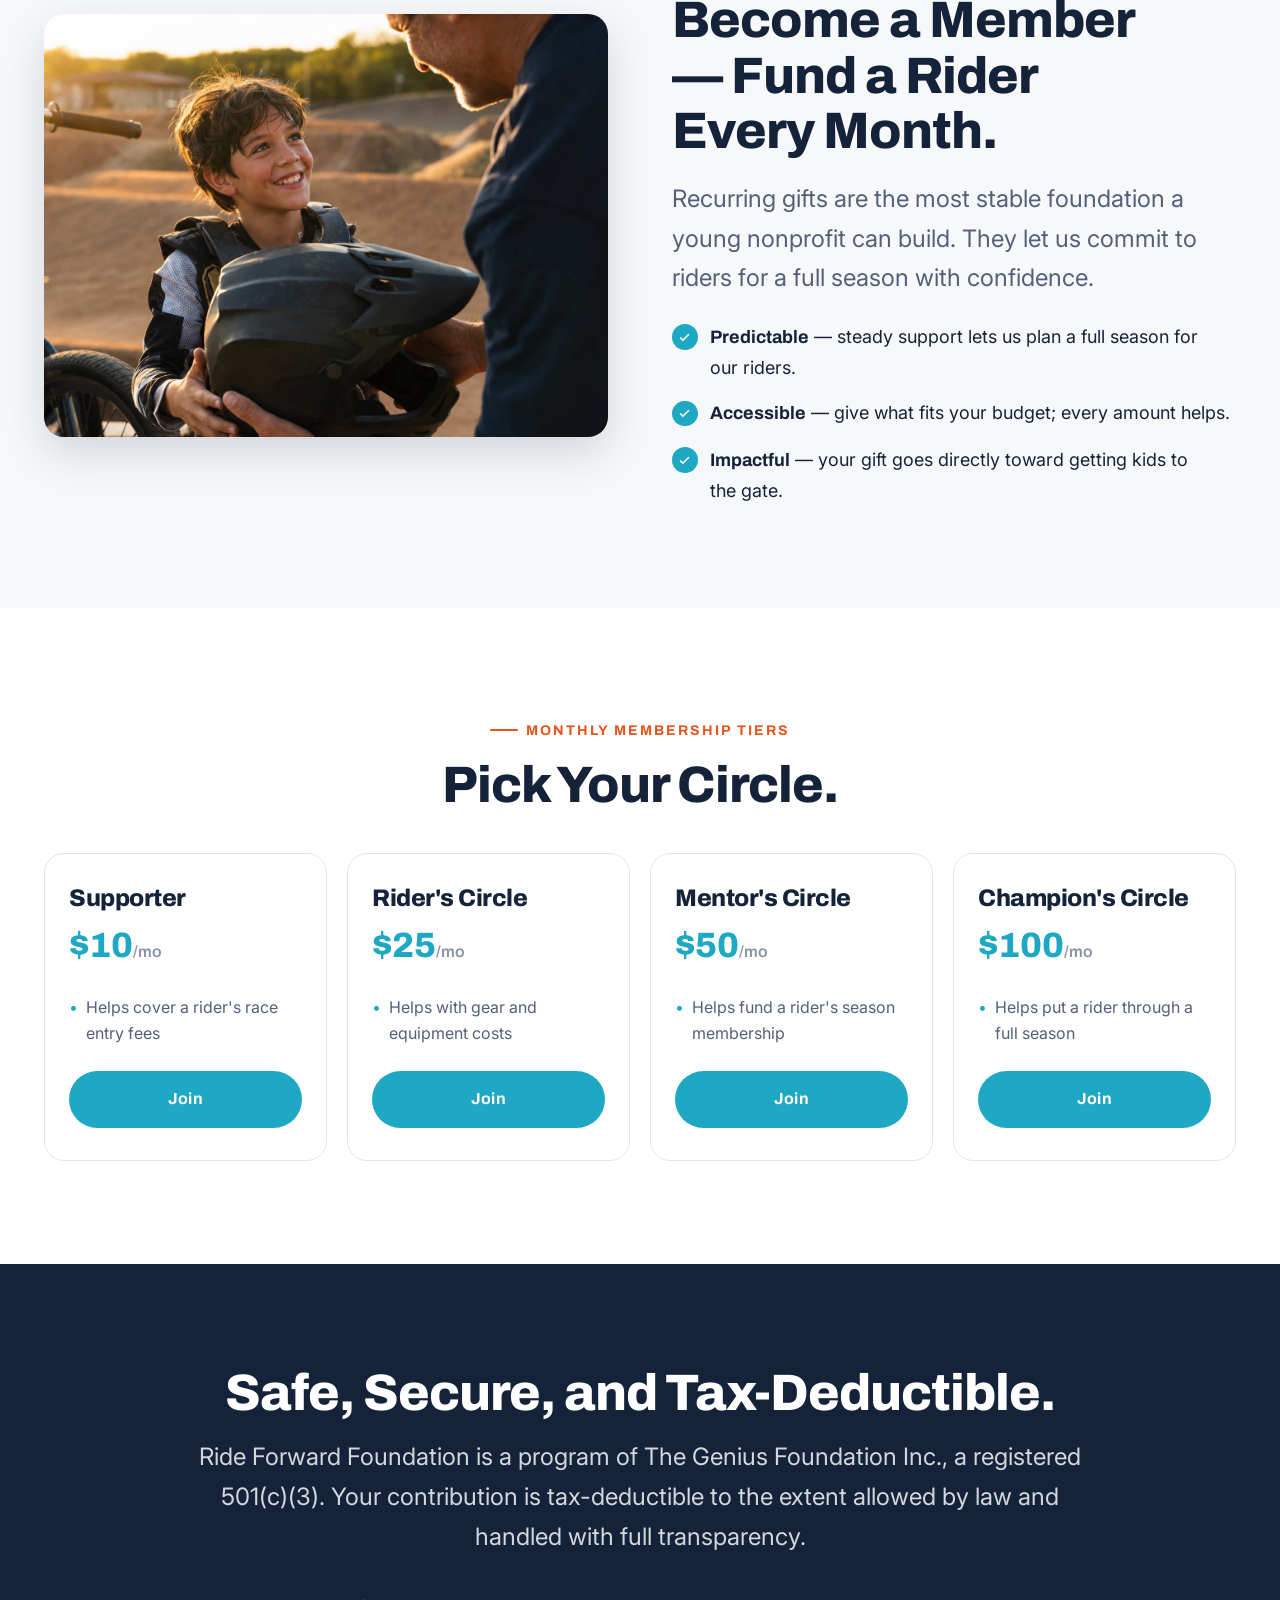
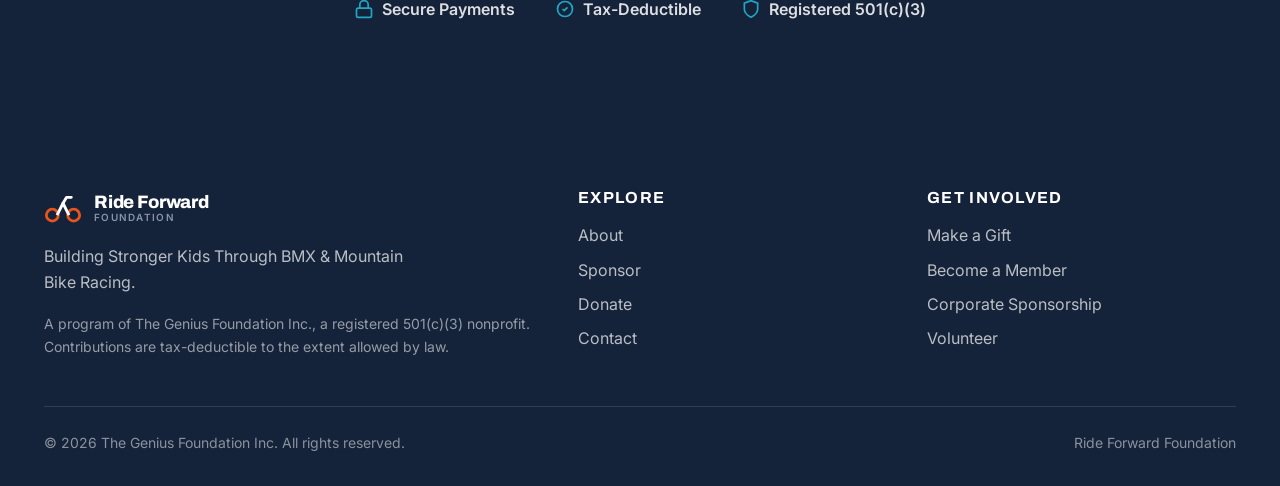
<file: donate.html>
<!DOCTYPE html>
<html lang="en">
<head>
<meta charset="UTF-8">
<meta name="viewport" content="width=device-width, initial-scale=1.0">
<title>Donate — Ride Forward Foundation</title>
<meta name="description" content="Your gift puts a kid at the starting gate. Give once or become a sustaining monthly member of Ride Forward Foundation. Safe, secure, and tax-deductible through The Genius Foundation Inc. 501(c)(3).">
<meta property="og:title" content="Donate to Ride Forward Foundation">
<meta property="og:image" content="assets/img/donate.jpg">
<link rel="preconnect" href="https://fonts.googleapis.com">
<link rel="preconnect" href="https://fonts.gstatic.com" crossorigin>
<link href="https://fonts.googleapis.com/css2?family=Archivo:wght@600;700;800;900&family=Inter:wght@400;500;600;700&display=swap" rel="stylesheet">
<link rel="stylesheet" href="assets/style.css?v=20260603d">
<link rel="icon" href="data:image/svg+xml,%3Csvg xmlns='http://www.w3.org/2000/svg' viewBox='0 0 32 32'%3E%3Cpath d='M6 22a5 5 0 1 0 0-.01M26 22a5 5 0 1 0 0-.01' fill='none' stroke='%23e8541e' stroke-width='2.5'/%3E%3Cpath d='M11 22l5-9 5 9M16 13l3-5h4' fill='none' stroke='%2315233a' stroke-width='2.5' stroke-linejoin='round'/%3E%3C/svg%3E">
</head>
<body>

<header class="header">
  <div class="wrap">
    <a class="brand" href="index.html" aria-label="Ride Forward Foundation home">
      <svg width="38" height="38" viewBox="0 0 32 32" fill="none" aria-hidden="true">
        <circle cx="7" cy="22" r="5" stroke="currentColor" stroke-width="2.4"/>
        <circle cx="25" cy="22" r="5" stroke="currentColor" stroke-width="2.4"/>
        <path d="M11 22l5-10 5 10" stroke="var(--color-navy)" stroke-width="2.4" stroke-linejoin="round"/>
        <path d="M16 12l3-5h4" stroke="var(--color-navy)" stroke-width="2.4" stroke-linecap="round" stroke-linejoin="round"/>
      </svg>
      <span class="brand-text"><span class="b1">Ride Forward</span><span class="b2">Foundation</span></span>
    </a>
    <nav class="nav" aria-label="Primary">
      <ul class="nav-links" data-nav-links>
        <li><a href="index.html">Home</a></li>
        <li><a href="about.html">About</a></li>
        <li><a href="sponsor.html">Sponsor</a></li>
        <li><a href="donate.html" class="active">Donate</a></li>
        <li><a href="contact.html">Contact</a></li>
      </ul>
      <div class="nav-actions">
        <button class="theme-toggle" data-theme-toggle aria-label="Toggle dark mode"></button>
        <a href="donate.html" class="btn btn-primary">Donate</a>
        <button class="menu-btn" data-menu-btn aria-label="Open menu">
          <svg width="22" height="22" viewBox="0 0 24 24" fill="none" stroke="currentColor" stroke-width="2"><path d="M3 6h18M3 12h18M3 18h18"/></svg>
        </button>
      </div>
    </nav>
  </div>
</header>

<main>
<section class="page-hero">
  <div class="wrap">
    <span class="eyebrow">Make a Gift</span>
    <h1>Your Gift Puts a Kid at the Starting Gate.</h1>
    <p class="lead">Help us reach our goal of $50,000 by December 31, 2026 — and fund the first cohort of riders in The Starting Gate Program.</p>
    <div class="progress-card" style="margin-top:var(--space-8);max-width:560px;background:rgba(255,255,255,0.08);border-color:rgba(255,255,255,0.18)">
      <div class="progress-head">
        <span class="progress-amount" style="color:#fff">$7,200 raised</span>
        <span class="progress-goal" style="color:rgba(255,255,255,0.8)">Goal: $50,000</span>
      </div>
      <div class="progress-track" style="background:rgba(255,255,255,0.16)"><div class="progress-fill" data-progress-fill data-pct="14"></div></div>
    </div>
  </div>
</section>

<!-- GIVE -->
<section>
  <div class="wrap wrap--default">
    <div class="center" style="margin-bottom:var(--space-8)">
      <span class="eyebrow center" style="display:inline-flex">Choose Your Impact</span>
      <h2 class="section-title">Give Once or Give Monthly.</h2>
      <div class="toggle-row" data-give-toggle role="group" aria-label="Gift frequency">
        <button type="button" class="active">One-Time</button>
        <button type="button">Monthly</button>
      </div>
    </div>

    <p class="center" data-amount-hint style="margin:0 auto var(--space-5);font-size:var(--text-sm);color:var(--color-text-muted);max-width:560px"></p>
    <div class="amount-grid" data-amount-grid></div>

    <div class="center" style="margin-top:var(--space-10)">
      <a href="https://buy.stripe.com/aFa8wQ1fm9Fib2U5YB7Re06" target="_blank" rel="noopener" class="btn btn-primary btn-lg" data-donate-link>Donate Now</a>
      <p style="margin-top:var(--space-3);font-size:var(--text-sm);color:var(--color-text-muted)" data-give-note>You can enter or confirm your exact amount securely on the next screen.</p>
      <p style="margin-top:var(--space-4);font-size:var(--text-sm);color:var(--color-text-muted)">
        <svg width="15" height="15" viewBox="0 0 24 24" fill="none" stroke="currentColor" stroke-width="2" style="display:inline;vertical-align:-2px"><rect x="3" y="11" width="18" height="11" rx="2"/><path d="M7 11V7a5 5 0 0 1 10 0v4"/></svg>
        Safe, secure, and tax-deductible through The Genius Foundation Inc., a 501(c)(3).
      </p>
    </div>
  </div>
</section>

<!-- WHY MONTHLY -->
<section class="band-surface">
  <div class="wrap">
    <div class="split">
      <div class="split-media reveal"><img src="assets/img/donate.jpg" alt="A young rider receiving a helmet from a mentor"></div>
      <div class="reveal">
        <span class="eyebrow">Sustaining Membership</span>
        <h2 class="section-title">Become a Member — Fund a Rider Every Month.</h2>
        <p class="lead" style="margin-top:var(--space-5)">Recurring gifts are the most stable foundation a young nonprofit can build. They let us commit to riders for a full season with confidence.</p>
        <ul class="feature-list" role="list">
          <li><span class="ck"><svg width="13" height="13" viewBox="0 0 24 24" fill="none" stroke="currentColor" stroke-width="3"><path d="M20 6L9 17l-5-5"/></svg></span><span><strong>Predictable</strong> — steady support lets us plan a full season for our riders.</span></li>
          <li><span class="ck"><svg width="13" height="13" viewBox="0 0 24 24" fill="none" stroke="currentColor" stroke-width="3"><path d="M20 6L9 17l-5-5"/></svg></span><span><strong>Accessible</strong> — give what fits your budget; every amount helps.</span></li>
          <li><span class="ck"><svg width="13" height="13" viewBox="0 0 24 24" fill="none" stroke="currentColor" stroke-width="3"><path d="M20 6L9 17l-5-5"/></svg></span><span><strong>Impactful</strong> — your gift goes directly toward getting kids to the gate.</span></li>
        </ul>
      </div>
    </div>
  </div>
</section>

<!-- MEMBERSHIP TIERS -->
<section>
  <div class="wrap">
    <div class="center" style="margin-bottom:var(--space-4)">
      <span class="eyebrow center" style="display:inline-flex">Monthly Membership Tiers</span>
      <h2 class="section-title">Pick Your Circle.</h2>
    </div>
    <div class="member-grid">
      <div class="member-card reveal">
        <h3>Supporter</h3>
        <div class="price">$10<span>/mo</span></div>
        <ul><li>Helps cover a rider's race entry fees</li></ul>
        <a href="https://buy.stripe.com/cNi6oIcY48Beef65YB7Re07" target="_blank" rel="noopener" class="btn btn-accent" style="margin-top:var(--space-6);width:100%">Join</a>
      </div>
      <div class="member-card reveal">
        <h3>Rider's Circle</h3>
        <div class="price">$25<span>/mo</span></div>
        <ul><li>Helps with gear and equipment costs</li></ul>
        <a href="https://buy.stripe.com/4gM6oI7DKbNqgne9aN7Re0b" target="_blank" rel="noopener" class="btn btn-accent" style="margin-top:var(--space-6);width:100%">Join</a>
      </div>
      <div class="member-card reveal">
        <h3>Mentor's Circle</h3>
        <div class="price">$50<span>/mo</span></div>
        <ul><li>Helps fund a rider's season membership</li></ul>
        <a href="https://buy.stripe.com/4gMcN63nu8Be2wo72F7Re0c" target="_blank" rel="noopener" class="btn btn-accent" style="margin-top:var(--space-6);width:100%">Join</a>
      </div>
      <div class="member-card reveal">
        <h3>Champion's Circle</h3>
        <div class="price">$100<span>/mo</span></div>
        <ul><li>Helps put a rider through a full season</li></ul>
        <a href="https://buy.stripe.com/aFabJ2f6cbNqfjaaeR7Re0a" target="_blank" rel="noopener" class="btn btn-accent" style="margin-top:var(--space-6);width:100%">Join</a>
      </div>
    </div>
  </div>
</section>

<!-- TRUST -->
<section class="band-navy">
  <div class="wrap center">
    <h2 class="section-title">Safe, Secure, and Tax-Deductible.</h2>
    <p class="lead center" style="margin-top:var(--space-4)">Ride Forward Foundation is a program of The Genius Foundation Inc., a registered 501(c)(3). Your contribution is tax-deductible to the extent allowed by law and handled with full transparency.</p>
    <div class="trust-strip" style="margin-top:var(--space-10)">
      <span class="trust-item" style="color:rgba(255,255,255,0.85)"><svg width="20" height="20" viewBox="0 0 24 24" fill="none" stroke="var(--color-accent)" stroke-width="2"><rect x="3" y="11" width="18" height="11" rx="2"/><path d="M7 11V7a5 5 0 0 1 10 0v4"/></svg>Secure Payments</span>
      <span class="trust-item" style="color:rgba(255,255,255,0.85)"><svg width="20" height="20" viewBox="0 0 24 24" fill="none" stroke="var(--color-accent)" stroke-width="2"><path d="M9 12l2 2 4-4"/><circle cx="12" cy="12" r="9"/></svg>Tax-Deductible</span>
      <span class="trust-item" style="color:rgba(255,255,255,0.85)"><svg width="20" height="20" viewBox="0 0 24 24" fill="none" stroke="var(--color-accent)" stroke-width="2"><path d="M12 22s8-4 8-10V5l-8-3-8 3v7c0 6 8 10 8 10z"/></svg>Registered 501(c)(3)</span>
    </div>
  </div>
</section>
</main>

<footer class="footer">
  <div class="wrap">
    <div class="footer-top">
      <div>
        <a class="brand" href="index.html">
          <svg width="38" height="38" viewBox="0 0 32 32" fill="none" aria-hidden="true">
            <circle cx="7" cy="22" r="5" stroke="var(--color-primary)" stroke-width="2.4"/>
            <circle cx="25" cy="22" r="5" stroke="var(--color-primary)" stroke-width="2.4"/>
            <path d="M11 22l5-10 5 10" stroke="#fff" stroke-width="2.4" stroke-linejoin="round"/>
            <path d="M16 12l3-5h4" stroke="#fff" stroke-width="2.4" stroke-linecap="round" stroke-linejoin="round"/>
          </svg>
          <span class="brand-text"><span class="b1">Ride Forward</span><span class="b2">Foundation</span></span>
        </a>
        <p class="footer-desc">Building Stronger Kids Through BMX &amp; Mountain Bike Racing.</p>
        <p class="footer-501">A program of The Genius Foundation Inc., a registered 501(c)(3) nonprofit. Contributions are tax-deductible to the extent allowed by law.</p>
      </div>
      <div><h4>Explore</h4><ul><li><a href="about.html">About</a></li><li><a href="sponsor.html">Sponsor</a></li><li><a href="donate.html">Donate</a></li><li><a href="contact.html">Contact</a></li></ul></div>
      <div><h4>Get Involved</h4><ul><li><a href="donate.html">Make a Gift</a></li><li><a href="donate.html">Become a Member</a></li><li><a href="sponsor.html">Corporate Sponsorship</a></li><li><a href="contact.html">Volunteer</a></li></ul></div>
    </div>
    <div class="footer-bottom"><span>© 2026 The Genius Foundation Inc. All rights reserved.</span><span>Ride Forward Foundation</span></div>
  </div>
</footer>

<script src="assets/main.js?v=20260603d"></script>
</body>
</html>
</file>
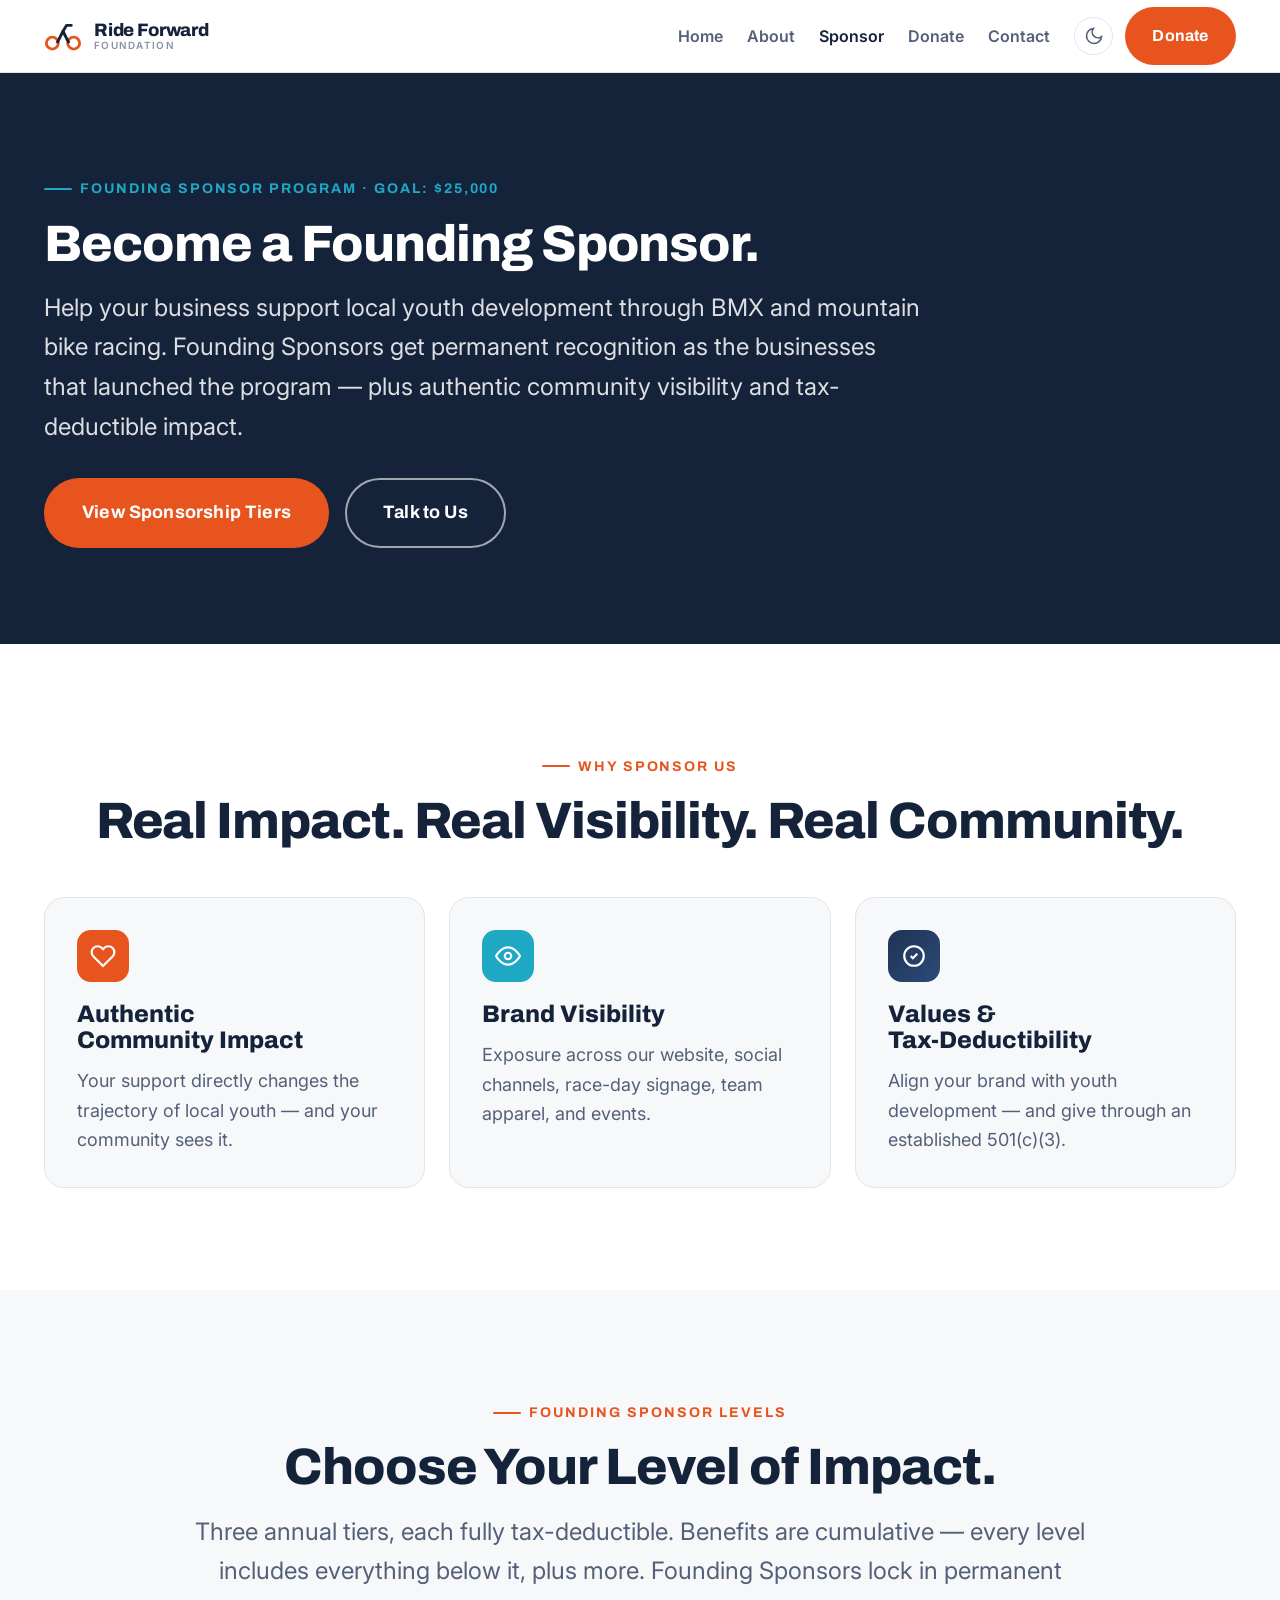
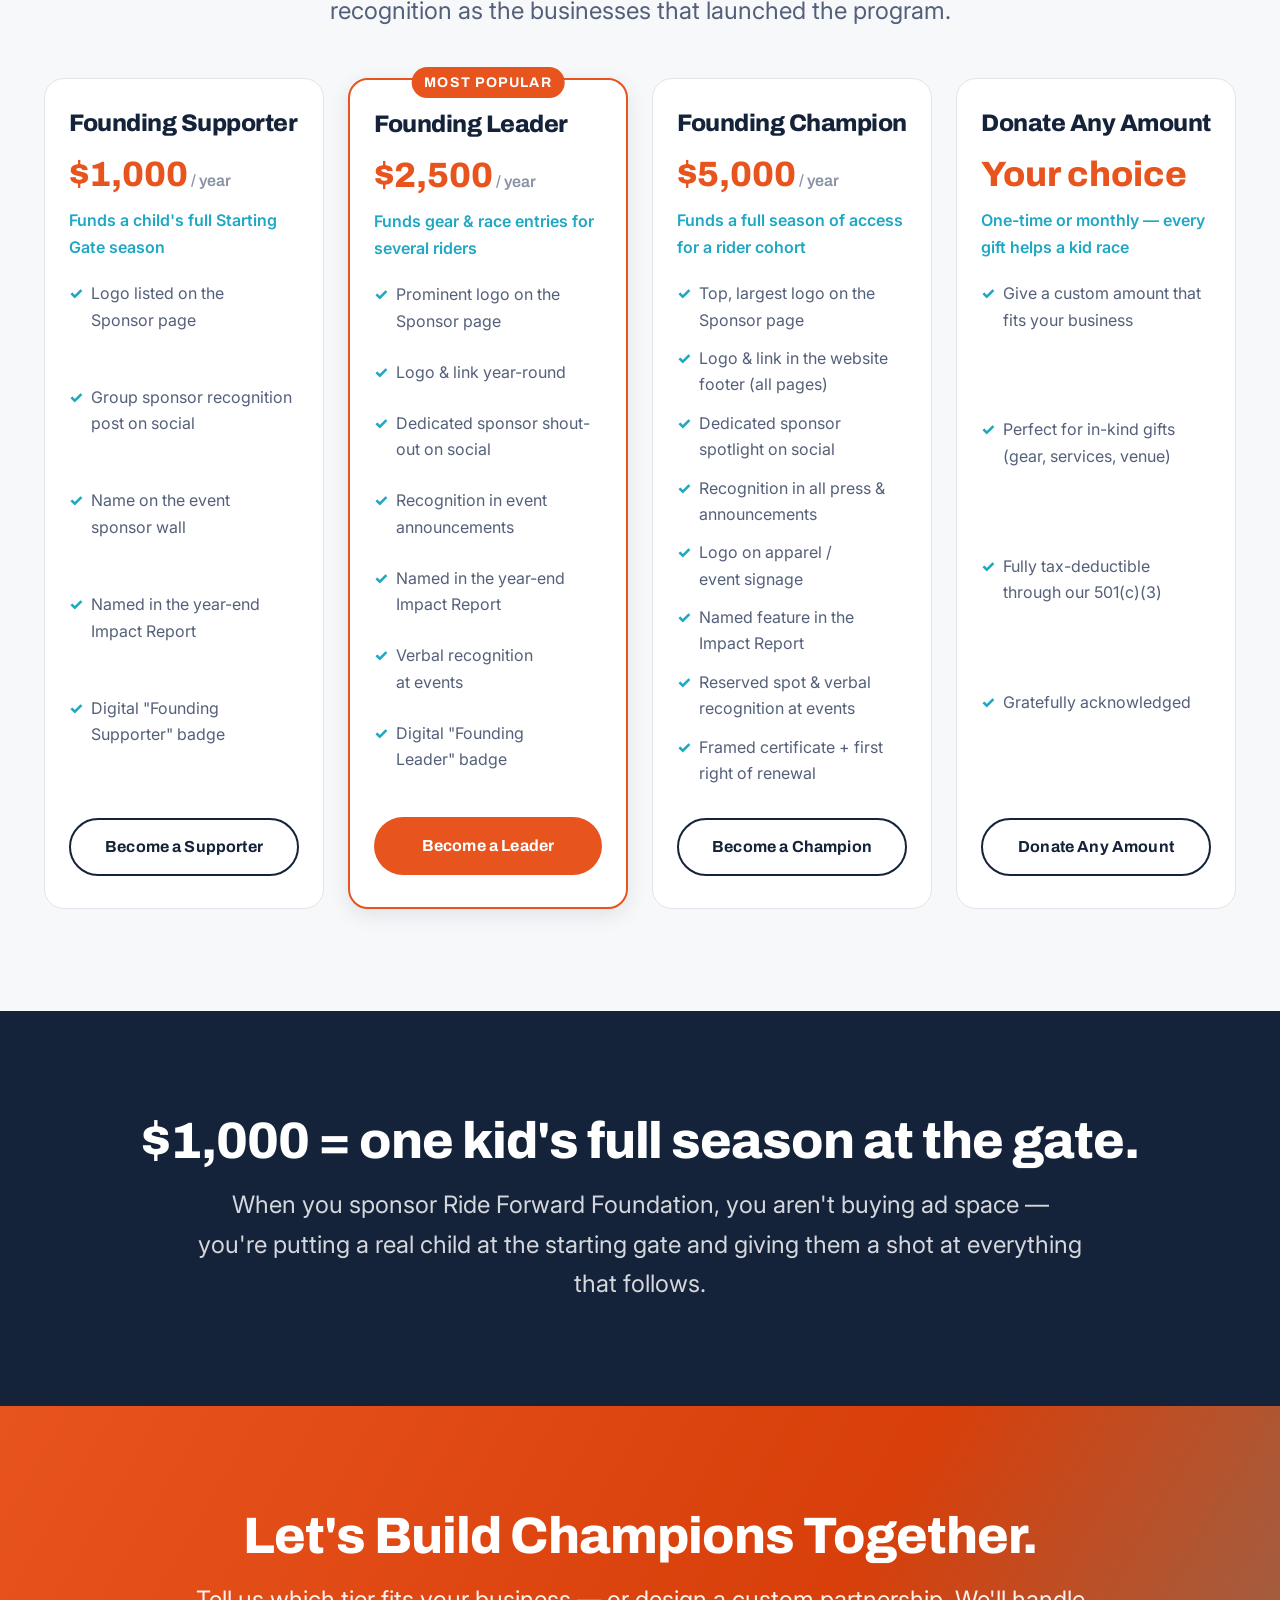
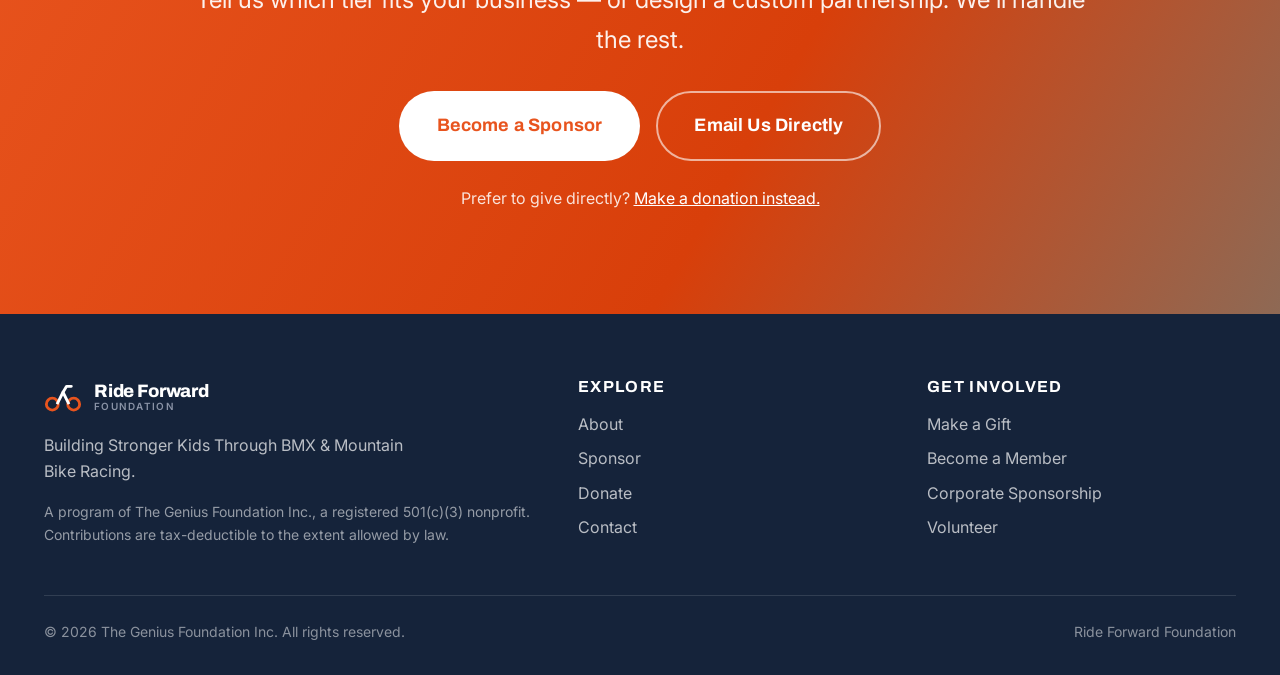
<file: sponsor.html>
<!DOCTYPE html>
<html lang="en">
<head>
<meta charset="UTF-8">
<meta name="viewport" content="width=device-width, initial-scale=1.0">
<title>Sponsor — Ride Forward Foundation</title>
<meta name="description" content="Become a Founding Sponsor of Ride Forward Foundation. Three tiers — $1,000, $2,500, $5,000 — plus donate any amount. Help businesses support youth development through BMX and mountain bike racing. Tax-deductible through The Genius Foundation Inc. 501(c)(3).">
<meta property="og:title" content="Sponsor Ride Forward Foundation">
<meta property="og:image" content="assets/img/community.jpg">
<link rel="preconnect" href="https://fonts.googleapis.com">
<link rel="preconnect" href="https://fonts.gstatic.com" crossorigin>
<link href="https://fonts.googleapis.com/css2?family=Archivo:wght@600;700;800;900&family=Inter:wght@400;500;600;700&display=swap" rel="stylesheet">
<link rel="stylesheet" href="assets/style.css?v=20260603d">
<link rel="icon" href="data:image/svg+xml,%3Csvg xmlns='http://www.w3.org/2000/svg' viewBox='0 0 32 32'%3E%3Cpath d='M6 22a5 5 0 1 0 0-.01M26 22a5 5 0 1 0 0-.01' fill='none' stroke='%23e8541e' stroke-width='2.5'/%3E%3Cpath d='M11 22l5-9 5 9M16 13l3-5h4' fill='none' stroke='%2315233a' stroke-width='2.5' stroke-linejoin='round'/%3E%3C/svg%3E">
</head>
<body>

<header class="header">
  <div class="wrap">
    <a class="brand" href="index.html" aria-label="Ride Forward Foundation home">
      <svg width="38" height="38" viewBox="0 0 32 32" fill="none" aria-hidden="true">
        <circle cx="7" cy="22" r="5" stroke="currentColor" stroke-width="2.4"/>
        <circle cx="25" cy="22" r="5" stroke="currentColor" stroke-width="2.4"/>
        <path d="M11 22l5-10 5 10" stroke="var(--color-navy)" stroke-width="2.4" stroke-linejoin="round"/>
        <path d="M16 12l3-5h4" stroke="var(--color-navy)" stroke-width="2.4" stroke-linecap="round" stroke-linejoin="round"/>
      </svg>
      <span class="brand-text"><span class="b1">Ride Forward</span><span class="b2">Foundation</span></span>
    </a>
    <nav class="nav" aria-label="Primary">
      <ul class="nav-links" data-nav-links>
        <li><a href="index.html">Home</a></li>
        <li><a href="about.html">About</a></li>
        <li><a href="sponsor.html" class="active">Sponsor</a></li>
        <li><a href="donate.html">Donate</a></li>
        <li><a href="contact.html">Contact</a></li>
      </ul>
      <div class="nav-actions">
        <button class="theme-toggle" data-theme-toggle aria-label="Toggle dark mode"></button>
        <a href="donate.html" class="btn btn-primary">Donate</a>
        <button class="menu-btn" data-menu-btn aria-label="Open menu">
          <svg width="22" height="22" viewBox="0 0 24 24" fill="none" stroke="currentColor" stroke-width="2"><path d="M3 6h18M3 12h18M3 18h18"/></svg>
        </button>
      </div>
    </nav>
  </div>
</header>

<main>
<section class="page-hero">
  <div class="wrap">
    <span class="eyebrow">Founding Sponsor Program · Goal: $25,000</span>
    <h1>Become a Founding Sponsor.</h1>
    <p class="lead">Help your business support local youth development through BMX and mountain bike racing. Founding Sponsors get permanent recognition as the businesses that launched the program — plus authentic community visibility and tax-deductible impact.</p>
    <div class="hero-cta" style="margin-top:var(--space-8)">
      <a href="#tiers" class="btn btn-primary btn-lg">View Sponsorship Tiers</a>
      <a href="contact.html" class="btn btn-ghost-light btn-lg">Talk to Us</a>
    </div>
  </div>
</section>

<!-- WHY SPONSOR -->
<section>
  <div class="wrap">
    <div class="center" style="margin-bottom:var(--space-12)">
      <span class="eyebrow center" style="display:inline-flex">Why Sponsor Us</span>
      <h2 class="section-title">Real Impact. Real Visibility. Real Community.</h2>
    </div>
    <div class="grid-3">
      <div class="pillar reveal">
        <div class="pillar-icon" style="background:var(--color-primary)"><svg width="26" height="26" viewBox="0 0 24 24" fill="none" stroke="currentColor" stroke-width="2"><path d="M20.84 4.61a5.5 5.5 0 0 0-7.78 0L12 5.67l-1.06-1.06a5.5 5.5 0 1 0-7.78 7.78L12 21.23l8.84-8.84a5.5 5.5 0 0 0 0-7.78z"/></svg></div>
        <h3 style="text-transform:none;letter-spacing:0">Authentic Community Impact</h3>
        <p>Your support directly changes the trajectory of local youth — and your community sees it.</p>
      </div>
      <div class="pillar reveal">
        <div class="pillar-icon" style="background:var(--color-accent)"><svg width="26" height="26" viewBox="0 0 24 24" fill="none" stroke="currentColor" stroke-width="2"><path d="M1 12s4-8 11-8 11 8 11 8-4 8-11 8-11-8-11-8z"/><circle cx="12" cy="12" r="3"/></svg></div>
        <h3 style="text-transform:none;letter-spacing:0">Brand Visibility</h3>
        <p>Exposure across our website, social channels, race-day signage, team apparel, and events.</p>
      </div>
      <div class="pillar reveal">
        <div class="pillar-icon" style="background:linear-gradient(135deg,#1f3354,#2c4a78)"><svg width="26" height="26" viewBox="0 0 24 24" fill="none" stroke="currentColor" stroke-width="2"><path d="M9 12l2 2 4-4"/><circle cx="12" cy="12" r="9"/></svg></div>
        <h3 style="text-transform:none;letter-spacing:0">Values &amp; Tax-Deductibility</h3>
        <p>Align your brand with youth development — and give through an established 501(c)(3).</p>
      </div>
    </div>
  </div>
</section>

<!-- TIERS -->
<section id="tiers" class="band-surface">
  <div class="wrap">
    <div class="center">
      <span class="eyebrow center" style="display:inline-flex">Founding Sponsor Levels</span>
      <h2 class="section-title">Choose Your Level of Impact.</h2>
      <p class="lead center" style="margin-top:var(--space-4)">Three annual tiers, each fully tax-deductible. Benefits are cumulative — every level includes everything below it, plus more. Founding Sponsors lock in permanent recognition as the businesses that launched the program.</p>
    </div>
    <div class="tier-grid">
      <div class="tier reveal">
        <h3>Founding Supporter</h3>
        <div class="price">$1,000<span> / year</span></div>
        <div class="impact">Funds a child's full Starting Gate season</div>
        <ul><li>Logo listed on the Sponsor page</li><li>Group sponsor recognition post on social</li><li>Name on the event sponsor wall</li><li>Named in the year-end Impact Report</li><li>Digital "Founding Supporter" badge</li></ul>
        <a href="https://buy.stripe.com/fZu9AU3nuaJm3AsbiV7Re0d" target="_blank" rel="noopener" class="btn btn-outline">Become a Supporter</a>
      </div>
      <div class="tier reveal featured">
        <span class="tier-flag">Most Popular</span>
        <h3>Founding Leader</h3>
        <div class="price">$2,500<span> / year</span></div>
        <div class="impact">Funds gear &amp; race entries for several riders</div>
        <ul><li>Prominent logo on the Sponsor page</li><li>Logo &amp; link year-round</li><li>Dedicated sponsor shout-out on social</li><li>Recognition in event announcements</li><li>Named in the year-end Impact Report</li><li>Verbal recognition at events</li><li>Digital "Founding Leader" badge</li></ul>
        <a href="https://buy.stripe.com/eVq7sMcY4g3G7QI4Ux7Re0e" target="_blank" rel="noopener" class="btn btn-primary">Become a Leader</a>
      </div>
      <div class="tier reveal">
        <h3>Founding Champion</h3>
        <div class="price">$5,000<span> / year</span></div>
        <div class="impact">Funds a full season of access for a rider cohort</div>
        <ul><li>Top, largest logo on the Sponsor page</li><li>Logo &amp; link in the website footer (all pages)</li><li>Dedicated sponsor spotlight on social</li><li>Recognition in all press &amp; announcements</li><li>Logo on apparel / event signage</li><li>Named feature in the Impact Report</li><li>Reserved spot &amp; verbal recognition at events</li><li>Framed certificate + first right of renewal</li></ul>
        <a href="https://buy.stripe.com/eVq7sM0bieZC3As86J7Re0f" target="_blank" rel="noopener" class="btn btn-outline">Become a Champion</a>
      </div>
      <div class="tier reveal">
        <h3>Donate Any Amount</h3>
        <div class="price">Your choice</div>
        <div class="impact">One-time or monthly — every gift helps a kid race</div>
        <ul><li>Give a custom amount that fits your business</li><li>Perfect for in-kind gifts (gear, services, venue)</li><li>Fully tax-deductible through our 501(c)(3)</li><li>Gratefully acknowledged</li></ul>
        <a href="https://buy.stripe.com/aFa8wQ1fm9Fib2U5YB7Re06" target="_blank" rel="noopener" class="btn btn-outline">Donate Any Amount</a>
      </div>
    </div>
  </div>
</section>

<!-- IMPACT STATEMENT -->
<section class="band-navy">
  <div class="wrap center">
    <h2 class="section-title">$1,000 = one kid's full season at the gate.</h2>
    <p class="lead center" style="margin-top:var(--space-4)">When you sponsor Ride Forward Foundation, you aren't buying ad space — you're putting a real child at the starting gate and giving them a shot at everything that follows.</p>
  </div>
</section>

<!-- BECOME A SPONSOR -->
<section class="band-primary">
  <div class="wrap center">
    <h2 class="section-title" style="font-size:var(--text-2xl)">Let's Build Champions Together.</h2>
    <p class="lead center" style="margin-top:var(--space-4)">Tell us which tier fits your business — or design a custom partnership. We'll handle the rest.</p>
    <div class="hero-cta center" style="justify-content:center;margin-top:var(--space-8)">
      <a href="contact.html" class="btn btn-lg" style="background:#fff;color:var(--color-primary)">Become a Sponsor</a>
      <a href="mailto:kimmay480@gmail.com?subject=Sponsorship%20Inquiry" class="btn btn-ghost-light btn-lg">Email Us Directly</a>
    </div>
    <p style="margin-top:var(--space-6);font-size:var(--text-sm);color:rgba(255,255,255,0.85)">Prefer to give directly? <a href="donate.html" style="color:#fff;text-decoration:underline">Make a donation instead.</a></p>
  </div>
</section>
</main>

<footer class="footer">
  <div class="wrap">
    <div class="footer-top">
      <div>
        <a class="brand" href="index.html">
          <svg width="38" height="38" viewBox="0 0 32 32" fill="none" aria-hidden="true">
            <circle cx="7" cy="22" r="5" stroke="var(--color-primary)" stroke-width="2.4"/>
            <circle cx="25" cy="22" r="5" stroke="var(--color-primary)" stroke-width="2.4"/>
            <path d="M11 22l5-10 5 10" stroke="#fff" stroke-width="2.4" stroke-linejoin="round"/>
            <path d="M16 12l3-5h4" stroke="#fff" stroke-width="2.4" stroke-linecap="round" stroke-linejoin="round"/>
          </svg>
          <span class="brand-text"><span class="b1">Ride Forward</span><span class="b2">Foundation</span></span>
        </a>
        <p class="footer-desc">Building Stronger Kids Through BMX &amp; Mountain Bike Racing.</p>
        <p class="footer-501">A program of The Genius Foundation Inc., a registered 501(c)(3) nonprofit. Contributions are tax-deductible to the extent allowed by law.</p>
      </div>
      <div><h4>Explore</h4><ul><li><a href="about.html">About</a></li><li><a href="sponsor.html">Sponsor</a></li><li><a href="donate.html">Donate</a></li><li><a href="contact.html">Contact</a></li></ul></div>
      <div><h4>Get Involved</h4><ul><li><a href="donate.html">Make a Gift</a></li><li><a href="donate.html">Become a Member</a></li><li><a href="sponsor.html">Corporate Sponsorship</a></li><li><a href="contact.html">Volunteer</a></li></ul></div>
    </div>
    <div class="footer-bottom"><span>© 2026 The Genius Foundation Inc. All rights reserved.</span><span>Ride Forward Foundation</span></div>
  </div>
</footer>

<script src="assets/main.js?v=20260603d"></script>
</body>
</html>
</file>
<file: assets/style.css>
/* ===== Design Tokens ===== */
:root {
  --text-xs: clamp(0.75rem, 0.7rem + 0.25vw, 0.875rem);
  --text-sm: clamp(0.875rem, 0.8rem + 0.35vw, 1rem);
  --text-base: clamp(1rem, 0.95rem + 0.25vw, 1.125rem);
  --text-lg: clamp(1.125rem, 1rem + 0.75vw, 1.5rem);
  --text-xl: clamp(1.5rem, 1.2rem + 1.25vw, 2.25rem);
  --text-2xl: clamp(2rem, 1.2rem + 2.5vw, 3.5rem);
  --text-3xl: clamp(2.5rem, 1rem + 4vw, 5rem);

  --space-1: 0.25rem; --space-2: 0.5rem; --space-3: 0.75rem; --space-4: 1rem;
  --space-5: 1.25rem; --space-6: 1.5rem; --space-8: 2rem; --space-10: 2.5rem;
  --space-12: 3rem; --space-16: 4rem; --space-20: 5rem; --space-24: 6rem; --space-32: 8rem;

  --radius-sm: 0.375rem; --radius-md: 0.5rem; --radius-lg: 0.875rem;
  --radius-xl: 1.25rem; --radius-full: 9999px;
  --transition: 200ms cubic-bezier(0.16, 1, 0.3, 1);

  --content-narrow: 680px;
  --content-default: 1040px;
  --content-wide: 1240px;

  --font-display: 'Archivo', 'Helvetica Neue', sans-serif;
  --font-body: 'Inter', system-ui, sans-serif;
}

:root, [data-theme='light'] {
  --color-bg: #ffffff;
  --color-surface: #f7f8fa;
  --color-surface-2: #eef0f4;
  --color-border: #e1e4ea;
  --color-text: #15233a;
  --color-text-muted: #54607a;
  --color-text-faint: #8a93a6;
  --color-text-inverse: #ffffff;
  --color-navy: #15233a;
  --color-navy-soft: #1f3354;
  --color-primary: #e8541e;       /* clay orange */
  --color-primary-hover: #cf440f;
  --color-accent: #1fa8c4;        /* sky teal */
  --color-accent-hover: #1890a9;
  --shadow-sm: 0 1px 3px rgba(21,35,58,0.08);
  --shadow-md: 0 6px 20px rgba(21,35,58,0.10);
  --shadow-lg: 0 16px 44px rgba(21,35,58,0.16);
}

[data-theme='dark'] {
  --color-bg: #0e1626;
  --color-surface: #13203a;
  --color-surface-2: #1a2c4d;
  --color-border: #243a5e;
  --color-text: #e8edf5;
  --color-text-muted: #9fb0cc;
  --color-text-faint: #6c7d9c;
  --color-text-inverse: #0e1626;
  --color-navy: #0a1120;
  --color-navy-soft: #13203a;
  --color-primary: #ff6a36;
  --color-primary-hover: #ff8154;
  --color-accent: #3cc3de;
  --color-accent-hover: #5fd0e6;
  --shadow-sm: 0 1px 3px rgba(0,0,0,0.4);
  --shadow-md: 0 6px 20px rgba(0,0,0,0.45);
  --shadow-lg: 0 16px 44px rgba(0,0,0,0.55);
}

/* ===== Base ===== */
*,*::before,*::after { box-sizing: border-box; margin: 0; padding: 0; }
html {
  -webkit-text-size-adjust: none; text-size-adjust: none;
  -webkit-font-smoothing: antialiased; -moz-osx-font-smoothing: grayscale;
  text-rendering: optimizeLegibility; scroll-behavior: smooth;
  scroll-padding-top: 5rem;
}
body {
  min-height: 100dvh; line-height: 1.65;
  font-family: var(--font-body); font-size: var(--text-base);
  color: var(--color-text); background: var(--color-bg);
}
img, picture, svg { display: block; max-width: 100%; height: auto; }
ul[role='list'] { list-style: none; }
input, button, textarea, select { font: inherit; color: inherit; }
h1,h2,h3,h4 { font-family: var(--font-display); text-wrap: balance; line-height: 1.08; letter-spacing: -0.02em; }
p, li { text-wrap: pretty; }
a { color: inherit; text-decoration: none; }
::selection { background: rgba(232,84,30,0.22); }
:focus-visible { outline: 2px solid var(--color-primary); outline-offset: 3px; border-radius: var(--radius-sm); }
button { cursor: pointer; background: none; border: none; }
a, button, input, textarea, select {
  transition: color var(--transition), background var(--transition),
    border-color var(--transition), box-shadow var(--transition), transform var(--transition);
}
.sr-only { position:absolute; width:1px; height:1px; padding:0; margin:-1px; overflow:hidden; clip:rect(0,0,0,0); white-space:nowrap; border:0; }
@media (prefers-reduced-motion: reduce) {
  *,*::before,*::after { animation-duration:0.01ms!important; transition-duration:0.01ms!important; scroll-behavior:auto!important; }
}

/* ===== Layout ===== */
.wrap { width: 100%; max-width: var(--content-wide); margin-inline: auto; padding-inline: var(--space-6); }
.wrap--default { max-width: var(--content-default); }
.wrap--narrow { max-width: var(--content-narrow); }
section { padding-block: clamp(var(--space-16), 8vw, var(--space-32)); }
section.pad-b-tight { padding-bottom: var(--space-10); }
section.pad-t-tight { padding-top: var(--space-10); }
.eyebrow {
  display: inline-flex; align-items: center; gap: var(--space-2);
  font-family: var(--font-display); font-weight: 700; font-size: var(--text-xs);
  letter-spacing: 0.14em; text-transform: uppercase; color: var(--color-primary);
  margin-bottom: var(--space-4);
}
.eyebrow::before { content:''; width: 1.75rem; height: 2px; background: var(--color-primary); border-radius: 2px; }
.section-title { font-size: var(--text-2xl); font-weight: 800; }
.lead { font-size: var(--text-lg); color: var(--color-text-muted); max-width: 60ch; }
.center { text-align: center; margin-inline: auto; }
.center .lead { margin-inline: auto; }

/* ===== Buttons ===== */
.btn {
  display: inline-flex; align-items: center; justify-content: center; gap: var(--space-2);
  font-family: var(--font-display); font-weight: 700; font-size: var(--text-sm);
  letter-spacing: 0.01em; padding: 0.85em 1.6em; border-radius: var(--radius-full);
  border: 2px solid transparent; white-space: nowrap;
}
.btn-primary { background: var(--color-primary); color: #fff; }
.btn-primary:hover { background: var(--color-primary-hover); transform: translateY(-2px); box-shadow: var(--shadow-md); }
.btn-accent { background: var(--color-accent); color: #fff; }
.btn-accent:hover { background: var(--color-accent-hover); transform: translateY(-2px); box-shadow: var(--shadow-md); }
.btn-outline { border-color: currentColor; color: var(--color-text); }
.btn-outline:hover { background: var(--color-text); color: var(--color-bg); transform: translateY(-2px); }
.btn-ghost-light { border-color: rgba(255,255,255,0.6); color: #fff; }
.btn-ghost-light:hover { background: #fff; color: var(--color-navy); transform: translateY(-2px); }
.btn-lg { font-size: var(--text-base); padding: 1em 2em; }

/* ===== Header ===== */
.header {
  position: sticky; top: 0; z-index: 100;
  background: color-mix(in srgb, var(--color-bg) 88%, transparent);
  backdrop-filter: blur(14px); border-bottom: 1px solid var(--color-border);
}
.header .wrap { display: flex; align-items: center; justify-content: space-between; gap: var(--space-6); min-height: 4.5rem; }
.brand { display: flex; align-items: center; gap: var(--space-3); font-family: var(--font-display); font-weight: 800; }
.brand svg { color: var(--color-primary); flex-shrink: 0; }
.brand-text { display: flex; flex-direction: column; line-height: 1.05; }
.brand-text .b1 { font-size: var(--text-base); letter-spacing: -0.01em; }
.brand-text .b2 { font-size: 0.62rem; font-weight: 600; letter-spacing: 0.13em; text-transform: uppercase; color: var(--color-text-faint); font-family: var(--font-body); }
.nav { display: flex; align-items: center; gap: var(--space-6); }
.nav-links { display: flex; align-items: center; gap: var(--space-6); list-style: none; }
.nav-links a { font-size: var(--text-sm); font-weight: 600; color: var(--color-text-muted); }
.nav-links a:hover, .nav-links a.active { color: var(--color-text); }
.nav-actions { display: flex; align-items: center; gap: var(--space-3); }
.theme-toggle { width: 2.4rem; height: 2.4rem; display: grid; place-items: center; border-radius: var(--radius-full); color: var(--color-text-muted); border: 1px solid var(--color-border); }
.theme-toggle:hover { color: var(--color-text); background: var(--color-surface); }
.menu-btn { display: none; }

/* ===== Hero ===== */
.hero { position: relative; min-height: 86vh; display: flex; align-items: flex-end; color: #fff; overflow: hidden; }
.hero img.hero-bg { position: absolute; inset: 0; width: 100%; height: 100%; object-fit: cover; z-index: -2; }
.hero::after { content:''; position:absolute; inset:0; z-index:-1;
  background: linear-gradient(180deg, rgba(10,17,32,0.35) 0%, rgba(10,17,32,0.55) 45%, rgba(10,17,32,0.92) 100%); }
.hero-inner { padding-block: clamp(var(--space-16), 10vw, var(--space-32)); max-width: 720px; }
.hero h1 { font-size: var(--text-3xl); font-weight: 800; color: #fff; }
.hero .lead { color: rgba(255,255,255,0.88); margin-top: var(--space-5); }
.hero-cta { display: flex; flex-wrap: wrap; gap: var(--space-4); margin-top: var(--space-8); }
.hero-badge { display:inline-flex; align-items:center; gap:var(--space-2); font-size:var(--text-xs); font-weight:600;
  letter-spacing:0.08em; text-transform:uppercase; color:rgba(255,255,255,0.85);
  background:rgba(255,255,255,0.12); border:1px solid rgba(255,255,255,0.25);
  padding:0.4em 0.9em; border-radius:var(--radius-full); margin-bottom:var(--space-5); backdrop-filter: blur(6px); }

/* ===== Progress bar ===== */
.progress-card {
  background: var(--color-surface); border: 1px solid var(--color-border);
  border-radius: var(--radius-xl); padding: var(--space-8); box-shadow: var(--shadow-md);
}
.progress-head { display: flex; justify-content: space-between; align-items: baseline; flex-wrap: wrap; gap: var(--space-2); margin-bottom: var(--space-4); }
.progress-amount { font-family: var(--font-display); font-weight: 800; font-size: var(--text-xl); color: var(--color-primary); }
.progress-goal { font-size: var(--text-sm); color: var(--color-text-muted); }
.progress-track { height: 0.9rem; background: var(--color-surface-2); border-radius: var(--radius-full); overflow: hidden; }
.progress-fill { height: 100%; width: 0; background: linear-gradient(90deg, var(--color-primary), var(--color-accent)); border-radius: var(--radius-full); transition: width 1.4s cubic-bezier(0.16,1,0.3,1); }
.progress-meta { margin-top: var(--space-3); font-size: var(--text-sm); color: var(--color-text-muted); }

/* ===== Pillars ===== */
.grid-3 { display: grid; grid-template-columns: repeat(auto-fit, minmax(260px, 1fr)); gap: var(--space-6); }
.pillar { background: var(--color-surface); border: 1px solid var(--color-border); border-radius: var(--radius-xl); padding: var(--space-8); }
.pillar-icon { width: 3.25rem; height: 3.25rem; border-radius: var(--radius-lg); display: grid; place-items: center; color: #fff; margin-bottom: var(--space-5); }
.pillar h3 { font-size: var(--text-lg); font-weight: 800; margin-bottom: var(--space-3); letter-spacing: 0.02em; text-transform: uppercase; }
.pillar p { color: var(--color-text-muted); font-size: var(--text-base); }

/* ===== Split sections ===== */
.split { display: grid; grid-template-columns: 1fr 1fr; gap: clamp(var(--space-8), 5vw, var(--space-20)); align-items: center; }
.split--reverse .split-media { order: 2; }
.split-media img { width: 100%; border-radius: var(--radius-xl); box-shadow: var(--shadow-lg); object-fit: cover; aspect-ratio: 4/3; }
.split-media--wide img { aspect-ratio: 16/10; }
.split-media--tall img { aspect-ratio: 3/4; }

/* ===== Photo row (3-across) ===== */
.photo-band-eyebrow { display: inline-flex; font-family: var(--font-display); font-weight: 700; letter-spacing: .08em; text-transform: uppercase; font-size: .72rem; color: var(--color-accent); }
.photo-row-grid { display: grid; grid-template-columns: repeat(3, 1fr); gap: var(--space-6); }
.photo-row-grid figure { margin: 0; }
.photo-row-grid img { display: block; width: 100%; aspect-ratio: 4/3; object-fit: cover; border-radius: var(--radius-xl); box-shadow: var(--shadow-lg); }
.photo-row-grid figcaption { margin-top: var(--space-3); text-align: center; font-size: var(--text-sm); font-weight: 600; color: rgba(255,255,255,0.85); }
@media (max-width: 760px) {
  .photo-row-grid { grid-template-columns: 1fr; gap: var(--space-8); max-width: 420px; margin: 0 auto; }
}
.photo-credit { font-size: .72rem; opacity: .55; }

/* ===== Bands ===== */
.band-navy { background: var(--color-navy); color: #fff; }
.band-navy .section-title, .band-navy h2, .band-navy h3 { color: #fff; }
.band-navy .lead { color: rgba(255,255,255,0.82); }
.band-primary { background: linear-gradient(120deg, var(--color-primary), #d83f0a 60%, var(--color-accent) 160%); color: #fff; }
.band-primary .section-title, .band-primary h2 { color: #fff; }
.band-primary .lead { color: rgba(255,255,255,0.92); }
.band-surface { background: var(--color-surface); }

/* ===== Stat / cost cards ===== */
.cost-grid { display: grid; grid-template-columns: repeat(auto-fit, minmax(180px,1fr)); gap: var(--space-5); margin-top: var(--space-10); }
.cost-item { background: rgba(255,255,255,0.07); border: 1px solid rgba(255,255,255,0.16); border-radius: var(--radius-lg); padding: var(--space-6); }
.cost-item .num { font-family: var(--font-display); font-weight: 800; font-size: var(--text-xl); color: #fff; }
.cost-item .lbl { font-size: var(--text-sm); color: rgba(255,255,255,0.78); margin-top: var(--space-1); }

/* ===== Program list ===== */
.feature-list { display: grid; gap: var(--space-4); margin-top: var(--space-6); }
.feature-list li { display: flex; gap: var(--space-3); align-items: flex-start; list-style: none; }
.feature-list .ck { flex-shrink: 0; width: 1.6rem; height: 1.6rem; border-radius: var(--radius-full); background: var(--color-accent); color: #fff; display: grid; place-items: center; margin-top: 0.15rem; }
.feature-list strong { font-family: var(--font-display); }

/* ===== Tier cards ===== */
.tier-grid { display: grid; grid-template-columns: repeat(auto-fit, minmax(230px,1fr)); gap: var(--space-6); margin-top: var(--space-12); }
.tier {
  position: relative; background: var(--color-bg); border: 1px solid var(--color-border);
  border-radius: var(--radius-xl); padding: var(--space-8) var(--space-6); display: flex; flex-direction: column;
}
.tier.featured { border-color: var(--color-primary); border-width: 2px; box-shadow: var(--shadow-md); }
.tier-flag { position: absolute; top: -0.85rem; left: 50%; transform: translateX(-50%);
  background: var(--color-primary); color: #fff; font-family: var(--font-display); font-weight: 700;
  font-size: var(--text-xs); letter-spacing: 0.08em; text-transform: uppercase;
  padding: 0.3em 0.9em; border-radius: var(--radius-full); white-space: nowrap; }
.tier h3 { font-size: var(--text-lg); font-weight: 800; }
.tier .price { font-family: var(--font-display); font-weight: 800; font-size: var(--text-xl); color: var(--color-primary); margin: var(--space-2) 0 var(--space-1); }
.tier .price span { font-size: var(--text-sm); color: var(--color-text-faint); font-weight: 600; }
.tier .impact { font-size: var(--text-sm); font-weight: 600; color: var(--color-accent); margin-bottom: var(--space-5); }
.tier ul { list-style: none; display: grid; gap: var(--space-3); margin-bottom: var(--space-8); flex: 1; }
.tier ul li { display: flex; gap: var(--space-2); font-size: var(--text-sm); color: var(--color-text-muted); }
.tier ul li::before { content: '✓'; color: var(--color-accent); font-weight: 800; }
.tier .btn { width: 100%; }

/* ===== Donate amounts ===== */
.amount-grid { display: grid; grid-template-columns: repeat(auto-fit, minmax(120px,1fr)); gap: var(--space-4); margin-top: var(--space-6); }
.amount {
  background: var(--color-surface); border: 2px solid var(--color-border); border-radius: var(--radius-lg);
  padding: var(--space-6) var(--space-4); text-align: center; cursor: pointer;
}
.amount:hover, .amount.selected { border-color: var(--color-primary); background: color-mix(in srgb, var(--color-primary) 8%, var(--color-bg)); }
.amount .amt { font-family: var(--font-display); font-weight: 800; font-size: var(--text-lg); }
.amount .desc { font-size: var(--text-xs); color: var(--color-text-muted); margin-top: var(--space-1); }
.toggle-row { display: inline-flex; background: var(--color-surface); border: 1px solid var(--color-border); border-radius: var(--radius-full); padding: 0.3rem; gap: 0.2rem; margin-top: var(--space-4); }
.toggle-row button { font-family: var(--font-display); font-weight: 700; font-size: var(--text-sm); padding: 0.55em 1.4em; border-radius: var(--radius-full); color: var(--color-text-muted); }
.toggle-row button.active { background: var(--color-primary); color: #fff; }

/* ===== Membership ===== */
.member-grid { display: grid; grid-template-columns: repeat(auto-fit, minmax(220px,1fr)); gap: var(--space-5); margin-top: var(--space-10); }
.member-card { background: var(--color-bg); border: 1px solid var(--color-border); border-radius: var(--radius-xl); padding: var(--space-8) var(--space-6); }
.member-card h3 { font-size: var(--text-lg); font-weight: 800; }
.member-card .price { font-family: var(--font-display); font-weight: 800; font-size: var(--text-xl); color: var(--color-accent); margin: var(--space-1) 0 var(--space-5); }
.member-card .price span { font-size: var(--text-sm); color: var(--color-text-faint); font-weight: 600; }
.member-card ul { list-style: none; display: grid; gap: var(--space-2); }
.member-card li { font-size: var(--text-sm); color: var(--color-text-muted); display:flex; gap:var(--space-2); }
.member-card li::before { content:'•'; color: var(--color-accent); }

/* ===== Values ===== */
.value-grid { display: grid; grid-template-columns: repeat(auto-fit, minmax(260px,1fr)); gap: var(--space-6); }
.value { border-left: 3px solid var(--color-primary); padding-left: var(--space-5); }
.value h3 { font-size: var(--text-base); font-weight: 800; font-family: var(--font-display); margin-bottom: var(--space-2); }
.value p { font-size: var(--text-sm); color: var(--color-text-muted); }

/* ===== Trust strip ===== */
.trust-strip { display: flex; flex-wrap: wrap; justify-content: center; gap: var(--space-6) var(--space-10); align-items: center; }
.trust-item { display: flex; align-items: center; gap: var(--space-2); font-size: var(--text-sm); font-weight: 600; color: var(--color-text-muted); }
.trust-item svg { color: var(--color-accent); flex-shrink: 0; }

/* ===== Contact ===== */
.contact-grid { display: grid; grid-template-columns: 1.3fr 0.9fr; gap: clamp(var(--space-8), 5vw, var(--space-16)); align-items: start; }
.field { display: grid; gap: var(--space-2); margin-bottom: var(--space-5); }
.field label { font-family: var(--font-display); font-weight: 700; font-size: var(--text-sm); }
.field input, .field select, .field textarea {
  width: 100%; padding: 0.8em 1em; border: 1px solid var(--color-border); border-radius: var(--radius-md);
  background: var(--color-bg); color: var(--color-text);
}
.field input:focus, .field select:focus, .field textarea:focus { border-color: var(--color-primary); outline: none; }
.contact-card { background: var(--color-surface); border: 1px solid var(--color-border); border-radius: var(--radius-xl); padding: var(--space-8); }
.contact-card h3 { font-size: var(--text-lg); margin-bottom: var(--space-4); }
.contact-line { display: flex; gap: var(--space-3); align-items: flex-start; margin-bottom: var(--space-4); font-size: var(--text-sm); color: var(--color-text-muted); }
.contact-line svg { color: var(--color-primary); flex-shrink: 0; margin-top: 0.1rem; }
.quick-links { display: grid; gap: var(--space-3); margin-top: var(--space-6); }
.quick-link { display: flex; justify-content: space-between; align-items: center; padding: var(--space-4); border: 1px solid var(--color-border); border-radius: var(--radius-md); background: var(--color-bg); font-weight: 600; font-size: var(--text-sm); }
.quick-link:hover { border-color: var(--color-primary); color: var(--color-primary); }

/* ===== FAQ ===== */
.faq { max-width: var(--content-narrow); margin-inline: auto; }
.faq details { border-bottom: 1px solid var(--color-border); padding: var(--space-5) 0; }
.faq summary { font-family: var(--font-display); font-weight: 700; font-size: var(--text-base); cursor: pointer; list-style: none; display: flex; justify-content: space-between; gap: var(--space-4); }
.faq summary::-webkit-details-marker { display: none; }
.faq summary::after { content: '+'; color: var(--color-primary); font-size: var(--text-lg); }
.faq details[open] summary::after { content: '−'; }
.faq p { color: var(--color-text-muted); font-size: var(--text-sm); margin-top: var(--space-3); }

/* ===== Page hero (interior) ===== */
.page-hero { background: var(--color-navy); color: #fff; padding-block: clamp(var(--space-16), 9vw, var(--space-24)); }
.page-hero h1 { font-size: var(--text-2xl); font-weight: 800; color: #fff; }
.page-hero .lead { color: rgba(255,255,255,0.85); margin-top: var(--space-4); }
.page-hero .eyebrow { color: var(--color-accent); }
.page-hero .eyebrow::before { background: var(--color-accent); }

/* ===== Footer ===== */
.footer { background: var(--color-navy); color: rgba(255,255,255,0.7); padding-block: var(--space-16) var(--space-8); }
.footer a { color: rgba(255,255,255,0.7); }
.footer a:hover { color: #fff; }
.footer-top { display: grid; grid-template-columns: 1.6fr 1fr 1fr; gap: var(--space-10); padding-bottom: var(--space-12); border-bottom: 1px solid rgba(255,255,255,0.12); }
.footer .brand-text .b1 { color: #fff; }
.footer h4 { font-family: var(--font-display); color: #fff; font-size: var(--text-sm); letter-spacing: 0.08em; text-transform: uppercase; margin-bottom: var(--space-4); }
.footer ul { list-style: none; display: grid; gap: var(--space-2); font-size: var(--text-sm); }
.footer-desc { font-size: var(--text-sm); margin: var(--space-4) 0; max-width: 38ch; }
.footer-bottom { padding-top: var(--space-6); display: flex; justify-content: space-between; flex-wrap: wrap; gap: var(--space-3); font-size: var(--text-xs); color: rgba(255,255,255,0.5); }
.footer-501 { font-size: var(--text-xs); color: rgba(255,255,255,0.55); margin-top: var(--space-3); }

/* ===== Reveal animation ===== */
/* Only hide when JS is active (html.js); otherwise content is always visible. */
.js .reveal { opacity: 0; transform: translateY(24px); transition: opacity 0.7s ease, transform 0.7s cubic-bezier(0.16,1,0.3,1); }
.js .reveal.in { opacity: 1; transform: none; }

/* ===== Responsive ===== */
@media (max-width: 900px) {
  .split, .contact-grid { grid-template-columns: 1fr; }
  .split--reverse .split-media { order: 0; }
  .footer-top { grid-template-columns: 1fr 1fr; }
}
@media (max-width: 720px) {
  .nav-links { display: none; }
  .menu-btn { display: grid; place-items: center; width: 2.4rem; height: 2.4rem; border-radius: var(--radius-md); color: var(--color-text); border: 1px solid var(--color-border); }
  .nav-links.open { display: flex; position: absolute; top: 4.5rem; left: 0; right: 0; flex-direction: column; align-items: flex-start; gap: var(--space-4); padding: var(--space-6); background: var(--color-bg); border-bottom: 1px solid var(--color-border); box-shadow: var(--shadow-md); }
  .footer-top { grid-template-columns: 1fr; }
  .nav-actions .btn { display: none; }
}

/* ===== Highlight video feature ===== */
.video-frame {
  max-width: 960px;
  margin-inline: auto;
  border-radius: var(--radius-xl);
  overflow: hidden;
  box-shadow: var(--shadow-lg);
  background: #000;
  border: 1px solid rgba(255,255,255,0.08);
  line-height: 0;
}
.video-frame video {
  width: 100%;
  height: auto;
  display: block;
  aspect-ratio: 16 / 9;
  object-fit: cover;
}
</file>
